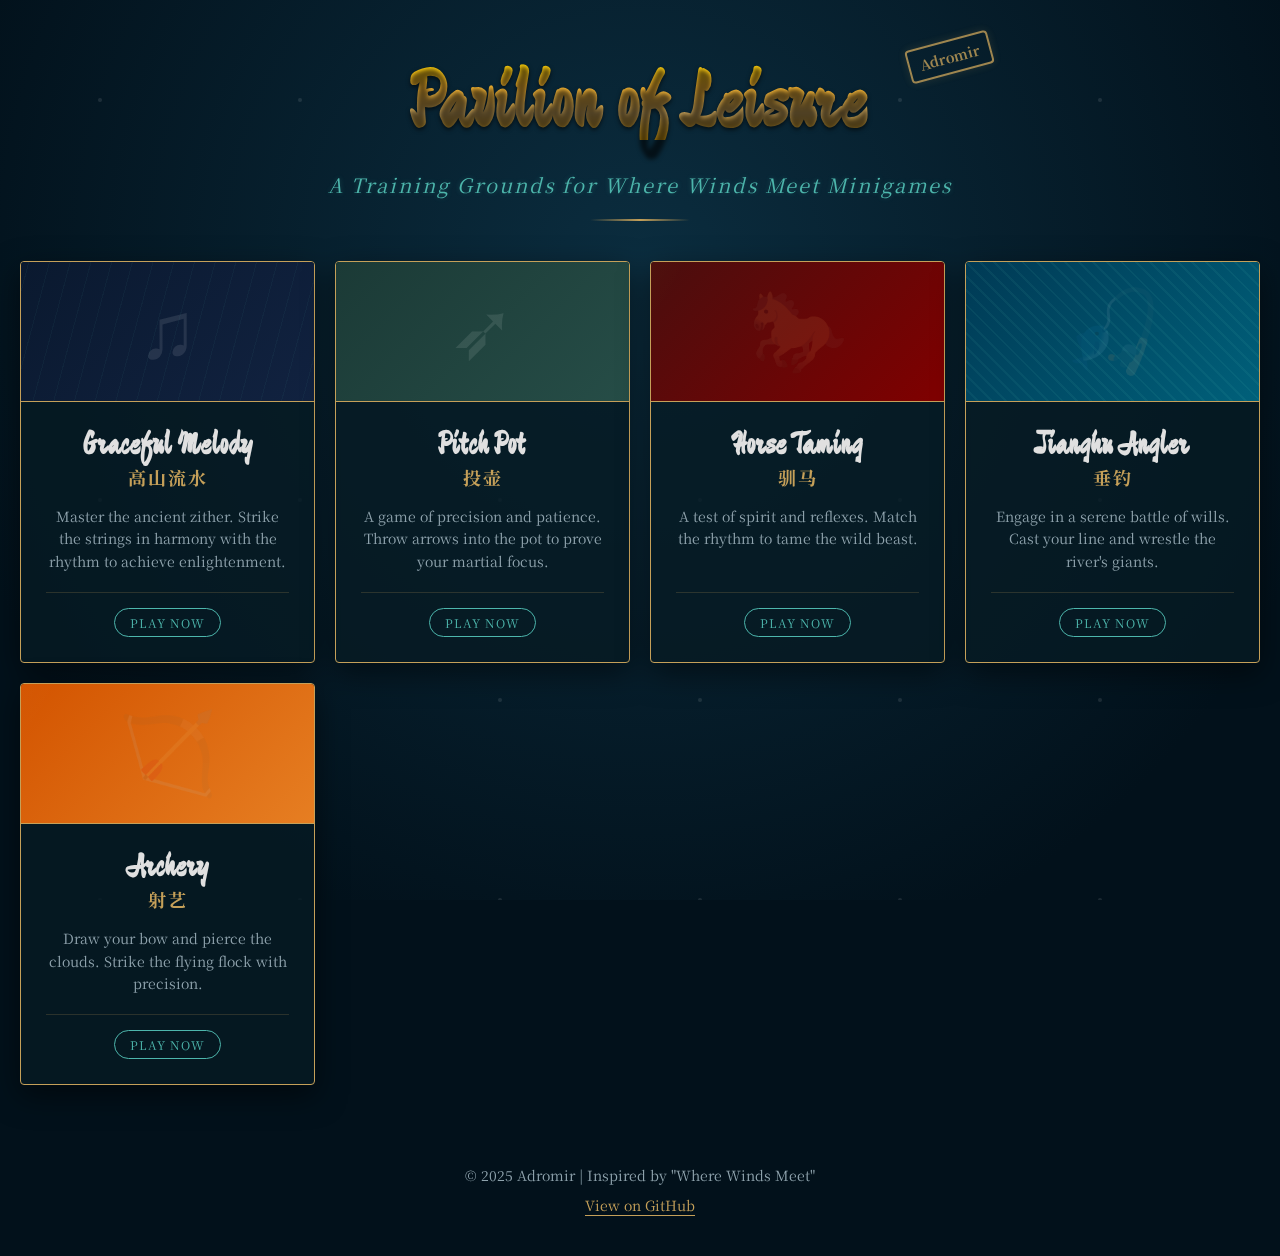
<file: index.html>
<!DOCTYPE html>
<html lang="en">

<head>
	<meta charset="UTF-8">
	<meta name="viewport" content="width=device-width, initial-scale=1.0">
	<title>Wuxia Minigame Pavilion</title>
	<!-- Fonts -->
	<link rel="preconnect" href="https://fonts.googleapis.com">
	<link rel="preconnect" href="https://fonts.gstatic.com" crossorigin>
	<link href="https://fonts.googleapis.com/css2?family=Ma+Shan+Zheng&family=Noto+Serif+SC:wght@300;700&display=swap"
		rel="stylesheet">
	<!-- Styles -->
	<link rel="stylesheet" href="portal.css?v=2">
</head>

<body>

	<div class="main-container">

		<!-- Header Section -->
		<header>
			<div class="logo-stamp">Adromir</div>
			<h1>Pavilion of Leisure</h1>
			<p class="subtitle">A Training Grounds for Where Winds Meet Minigames</p>
			<div class="divider"></div>
		</header>

		<!-- Games Grid -->
		<main class="games-grid">

			<!-- Card 1: Graceful Melody -->
			<a href="graceful-melody/index.html" class="game-card">
				<div class="card-inner">
					<div class="card-image music-bg">
						<div class="icon-overlay">♫</div>
					</div>
					<div class="card-content">
						<h2>Graceful Melody</h2>
						<span class="chinese-title">高山流水</span>
						<p>Master the ancient zither. Strike the strings in harmony with the rhythm to achieve
							enlightenment.</p>
						<div class="card-footer">
							<span class="status available">Play Now</span>
						</div>
					</div>
				</div>
			</a>

			<!-- Card 2: Pitch Pot -->
			<a href="pitch-pot/index.html" class="game-card">
				<div class="card-inner">
					<div class="card-image pot-bg">
						<div class="icon-overlay">➶</div>
					</div>
					<div class="card-content">
						<h2>Pitch Pot</h2>
						<span class="chinese-title">投壶</span>
						<p>A game of precision and patience. Throw arrows into the pot to prove your martial focus.</p>
						<div class="card-footer">
							<span class="status available">Play Now</span>
						</div>
					</div>
				</div>
			</a>

			<!-- Card 3: Horse Taming -->
			<a href="horse-taming/index.html" class="game-card">
				<div class="card-inner">
					<div class="card-image horse-bg">
						<div class="icon-overlay">🐎</div>
					</div>
					<div class="card-content">
						<h2>Horse Taming</h2>
						<span class="chinese-title">驯马</span>
						<p>A test of spirit and reflexes. Match the rhythm to tame the wild beast.</p>
						<div class="card-footer">
							<span class="status available">Play Now</span>
						</div>
					</div>
				</div>
			</a>


			<!-- Card 4: Jianghu Angler -->
			<a href="fishing/index.html" class="game-card">
				<div class="card-inner">
					<div class="card-image fishing-bg">
						<div class="icon-overlay">🎣</div>
					</div>
					<div class="card-content">
						<h2>Jianghu Angler</h2>
						<span class="chinese-title">垂钓</span>
						<p>Engage in a serene battle of wills. Cast your line and wrestle the river's giants.</p>
						<div class="card-footer">
							<span class="status available">Play Now</span>
						</div>
					</div>
				</div>
			</a>

			<!-- Card 5: Archery -->
			<a href="archery/index.html" class="game-card">
				<div class="card-inner">
					<div class="card-image archery-bg">
						<div class="icon-overlay">🏹</div>
					</div>
					<div class="card-content">
						<h2>Archery</h2>
						<span class="chinese-title">射艺</span>
						<p>Draw your bow and pierce the clouds. Strike the flying flock with precision.</p>
						<div class="card-footer">
							<span class="status available">Play Now</span>
						</div>
					</div>
				</div>
			</a>

		</main>

		<!-- Footer -->
		<footer>
			<p>&copy; 2025 Adromir | Inspired by "Where Winds Meet"</p>
			<a href="https://github.com/adromir/wwm-minigames" target="_blank" class="github-link">View on GitHub</a>
		</footer>

	</div>

	<!-- Background Noise/Texture -->
	<div class="bg-texture"></div>

</body>

</html>
</file>
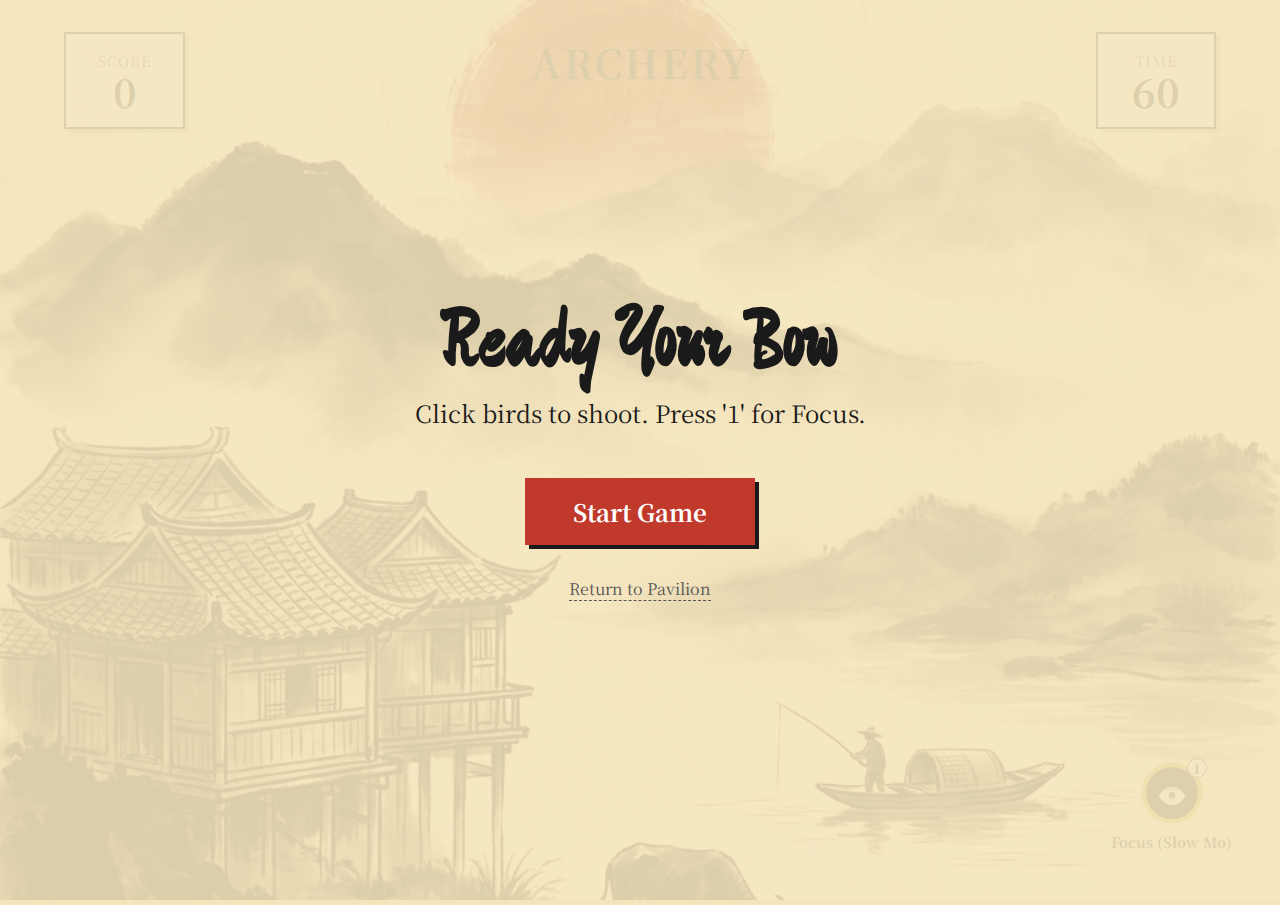
<file: archery/index.html>
<!DOCTYPE html>
<html lang="en">

<head>
    <meta charset="UTF-8">
    <meta name="viewport" content="width=device-width, initial-scale=1.0">
    <title>Archery - Pavilion of Leisure</title>
    <link rel="preconnect" href="https://fonts.googleapis.com">
    <link rel="preconnect" href="https://fonts.gstatic.com" crossorigin>
    <link href="https://fonts.googleapis.com/css2?family=Ma+Shan+Zheng&family=Noto+Serif+SC:wght@300;700&display=swap"
        rel="stylesheet">
    <link rel="stylesheet" href="../portal.css">
    <link rel="stylesheet" href="style.css">
</head>

<body>

    <div class="game-container">

        <!-- Background Image Generation 5.0 -->
        <div class="bg-layer" style="
            position: absolute;
            top: 0; left: 0; width: 100%; height: 100%;
            background-image: url('assets/bg.png');
            background-size: cover;
            background-position: center;
            z-index: 0;
            filter: sepia(0.2) contrast(1.1); /* Subtle integration filters */
        "></div>

        <!-- Game Area (SVG) - Overlay for Interactive Elements Only -->
        <svg id="game-world" viewBox="0 0 1920 1080" preserveAspectRatio="xMidYMid slice"
            style="position: relative; z-index: 1;">

            <defs>
                <!-- Retain paper grain for overlay unification if needed -->
                <filter id="paper-grain">
                    <feTurbulence type="fractalNoise" baseFrequency="0.8" numOctaves="3" result="noise" />
                    <feColorMatrix type="matrix" values="0 0 0 0 0.95 0 0 0 0 0.9 0 0 0 0 0.85 0 0 0 0.4 0" />
                </filter>
            </defs>

            <!-- Birds Layer -->
            <g id="birds-layer"></g>

        </svg>

        <!-- UI Overlay -->
        <div class="ui-layer">
            <div class="top-bar">
                <div class="score-box">
                    <div class="label">Score</div>
                    <div class="value" id="score-display">0</div>
                </div>
                <div class="title-display">
                    <h1>Archery</h1>
                    <span class="chinese">射艺</span>
                </div>
                <div class="timer-box">
                    <div class="label">Time</div>
                    <div class="value" id="time-display">60</div>
                </div>
            </div>

            <!-- Ability Indicator -->
            <div class="ability-container">
                <div class="ability-icon" id="ability-icon">
                    <div class="key-hint">1</div>
                    <span class="icon">👁️</span>
                    <svg class="cooldown-ring" width="60" height="60">
                        <circle class="ring-bg" cx="30" cy="30" r="28"></circle>
                        <circle class="ring-progress" id="cooldown-circle" cx="30" cy="30" r="28"></circle>
                    </svg>
                </div>
                <div class="ability-label">Focus (Slow Mo)</div>
            </div>

            <!-- Start Screen -->
            <div id="start-screen" class="overlay-screen">
                <h2>Ready Your Bow</h2>
                <p>Click birds to shoot. Press '1' for Focus.</p>
                <button id="start-btn" class="action-btn">Start Game</button>
                <a href="../index.html" class="back-link">Return to Pavilion</a>
            </div>

            <!-- Game Over Screen -->
            <div id="game-over-screen" class="overlay-screen hidden">
                <h2>Time's Up</h2>
                <div class="final-score">Score: <span id="final-score">0</span></div>
                <button id="restart-btn" class="action-btn">Shoot Again</button>
                <a href="../index.html" class="back-link">Return to Pavilion</a>
            </div>
        </div>

    </div>

    <script src="game.js"></script>
</body>

</html>
</file>
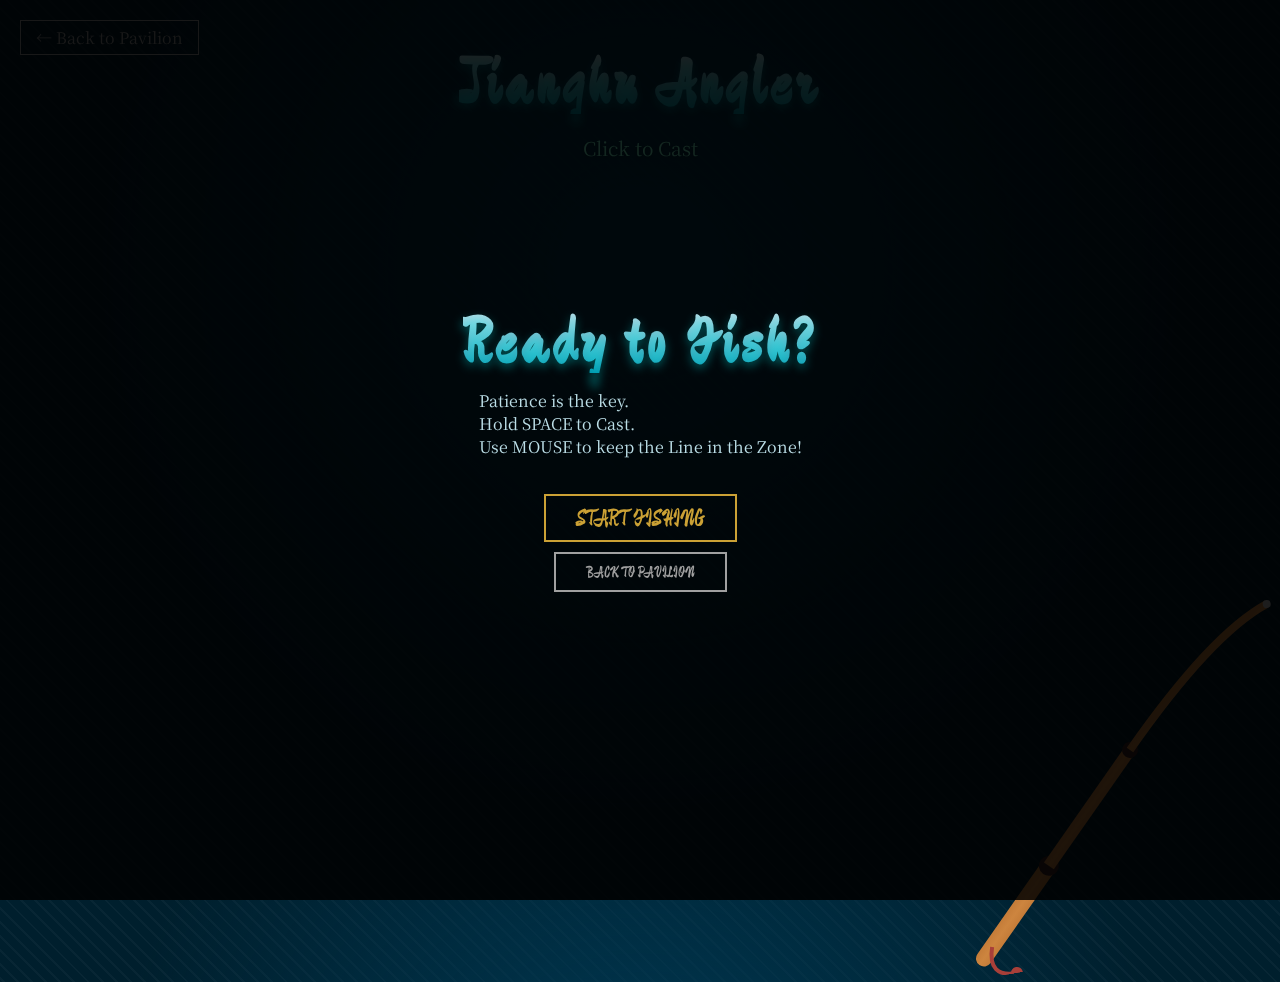
<file: fishing/index.html>
<!DOCTYPE html>
<html lang="en">

<head>
    <meta charset="UTF-8">
    <meta name="viewport" content="width=device-width, initial-scale=1.0">
    <title>WWM Minigames - Fishing</title>
    <link rel="stylesheet" href="style.css">
    <link href="https://fonts.googleapis.com/css2?family=Ma+Shan+Zheng&family=Noto+Serif+SC:wght@400;700&display=swap"
        rel="stylesheet">
</head>

<body>
    <div id="game-container">
        <canvas id="fishing-canvas"></canvas>

        <div id="rod-display"></div>

        <div class="ui-layer">
            <div class="back-btn-zone"></div> <!-- Hover zone for cursor -->
            <a href="../index.html" class="back-btn">← Back to Pavilion</a>

            <header>
                <h1>Jianghu Angler</h1>
                <div id="instructions">Click to Cast</div>
            </header>

            <div id="power-bar-container">
                <div id="power-bar-fill"></div>
            </div>

            <!-- New Arc Gauge UI -->
            <div id="struggle-ui">
                <div id="gauge-container">
                    <svg class="gauge-svg" viewBox="0 0 300 150">
                        <!-- Background Track -->
                        <path id="gauge-track" d="M 30 140 A 120 120 0 0 1 270 140" fill="none"
                            class="gauge-track-style" />
                        <!-- Green Zone (Fish) -->
                        <path id="gauge-zone" d="M 30 140 A 120 120 0 0 1 270 140" fill="none"
                            class="gauge-zone-style" />
                        <!-- White Tick (Player) - Shortened and Thinner -->
                        <line id="gauge-tick" x1="150" y1="12" x2="150" y2="28" class="gauge-tick-style" />
                    </svg>

                    <div id="center-status">
                        <svg class="progress-ring-svg" viewBox="0 0 100 100">
                            <circle class="ring-bg" cx="50" cy="50" r="45" />
                            <circle id="progress-ring-fill" class="ring-fill" cx="50" cy="50" r="45" />
                        </svg>
                        <div id="fish-icon-center">
                            <img src="assets/fish.svg" alt="Fish">
                        </div>
                    </div>
                </div>
                <div id="instructions-sub" style="margin-top: 20px; color: var(--color-foam); font-size: 1.2rem;">Keep
                    the White Line in the Green Zone!</div>
            </div>

            <div id="start-indicator">FISHING STARTS</div>
        </div>

        <div id="start-screen" class="screen active">
            <h1>Ready to Fish?</h1>
            <p>
                Patience is the key.<br>
                Hold SPACE to Cast.<br>
                Use MOUSE to keep the Line in the Zone!
            </p>
            <button class="btn" id="start-btn">Start Fishing</button>
            <button class="btn secondary" onclick="window.location.href='../index.html'"
                style="margin-top: 10px; font-size: 1rem; border-color: var(--color-silver); color: var(--color-silver);">Back
                to Pavilion</button>
        </div>

        <div id="result-screen" class="screen">
            <h1 id="result-title">Great Catch!</h1>
            <div id="fish-display" style="font-size: 5rem; margin: 20px;">🐟</div>
            <p id="result-desc">A legendary Golden Carp!</p>
            <button class="btn" id="restart-btn">Cast Again</button>
            <button class="btn secondary" onclick="window.location.href='../index.html'"
                style="margin-top: 10px; font-size: 1rem; border-color: var(--color-silver); color: var(--color-silver);">Back
                to Pavilion</button>
        </div>
    </div>
    <script src="game.js?v=14"></script>
</body>

</html>
</file>
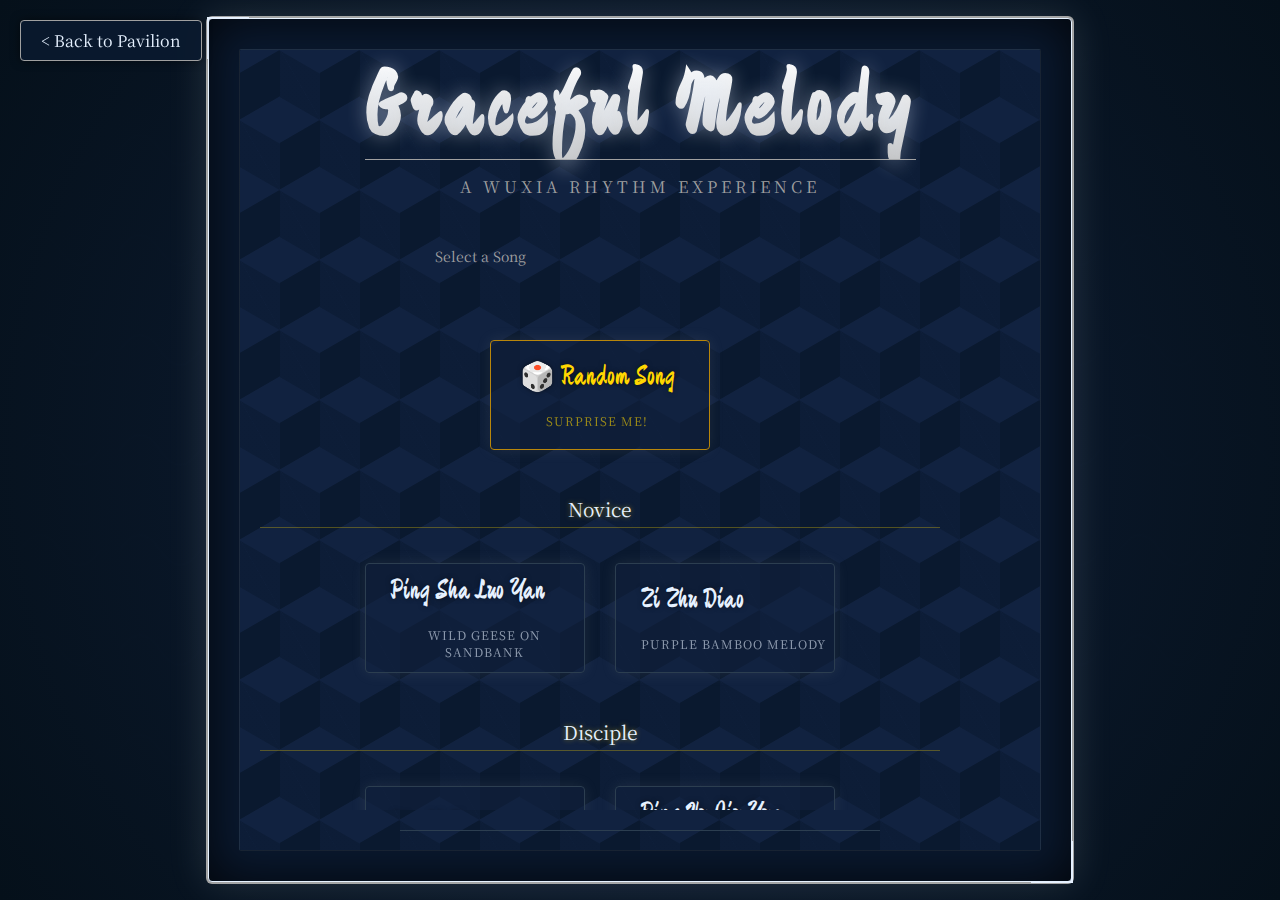
<file: graceful-melody/index.html>
<!DOCTYPE html>
<html lang="en">

<head>
	<meta charset="UTF-8">
	<meta name="viewport" content="width=device-width, initial-scale=1.0">
	<title>Graceful Melody - Wuxia Rhythm Game</title>
	<!-- Fonts -->
	<link rel="preconnect" href="https://fonts.googleapis.com">
	<link rel="preconnect" href="https://fonts.gstatic.com" crossorigin>
	<link href="https://fonts.googleapis.com/css2?family=Ma+Shan+Zheng&family=Noto+Serif+SC:wght@400;700&display=swap"
		rel="stylesheet">
	<!-- Styles -->
	<link rel="stylesheet" href="style.css">
</head>

<body>

	<button id="portal-btn" class="control-jade dark" style="z-index: 9999;"
		onclick="window.location.href='../index.html'">
		&lt; Back to Pavilion
	</button>

	<div id="game-wrapper">
		<div id="game-container">
			<canvas id="gameCanvas"></canvas>

			<div id="ui-layer">
				<div class="header-container">
					<div class="header">
						<h1>Graceful Melody</h1>
						<div id="current-song-display"></div>
					</div>
					<div class="score-board">Score: <span id="score">0</span></div>
					<div class="progress-container">
						<div id="progress-bar" class="progress-fill"></div>
					</div>
				</div>

				<!-- In-Game Controls (Jade Tablets at Bottom Right) -->
				<div class="controls hidden" id="game-controls">
					<div class="control-panel">
						<button id="pause-btn" class="control-jade" title="Pause Game (Space)">
							<span class="c-icon">❚❚</span>
							<span class="c-label">Pause (Space)</span>
						</button>
						<button id="restart-game-btn" class="control-jade" title="Restart Song (R)">
							<span class="c-icon">↻</span>
							<span class="c-label">Restart (R)</span>
						</button>
						<button id="quit-btn" class="control-jade" title="Quit to Menu (Q)">
							<span class="c-icon">✕</span>
							<span class="c-label">Quit (Q)</span>
						</button>
					</div>
				</div>

				<div id="combo-display"></div>
				<div id="feedback-text"></div>
				<div id="paused-indicator">PAUSED</div>

				<div id="countdown-overlay" class="hidden">
					<div id="countdown-text">3</div>
				</div>
			</div>

			<!-- Start Screen / Song Selection -->
			<div id="start-screen">
				<h1 class="screen-title">Graceful Melody</h1>
				<p class="screen-subtitle">A Wuxia Rhythm Experience</p>

				<div id="song-select-section">
					<p class="instructions" style="border:none; margin-top:10px;">Select a Song</p>
					<div class="song-container" id="song-list">
						<!-- Populated via JS -->
					</div>
				</div>



				<div class="instructions" style="margin-top:20px;">
					Controls: <b>S, D, F</b> (Left) &nbsp;|&nbsp; <b>J, K, L</b> (Right)<br>
					<i>Hold the key to channel energy for long notes.</i>
				</div>
			</div>

			<!-- Game Over Screen -->
			<div id="game-over-screen" class="hidden">
				<h1>Evaluation</h1>

				<p id="rank-text">Divine Harmony</p>

				<div class="result-board">
					<div class="stat-row">
						<span class="stat-label">Song</span>
						<span class="stat-value" id="final-song" style="color:var(--ink-dark)"></span>
					</div>
					<div class="stat-row">
						<span class="stat-label">Difficulty</span>
						<span class="stat-value" id="final-diff" style="color:var(--cinnabar)"></span>
					</div>
					<div class="stat-row">
						<span class="stat-label">Perfect</span>
						<span class="stat-value" id="stat-perfect">0</span>
					</div>
					<div class="stat-row">
						<span class="stat-label">Good</span>
						<span class="stat-value" id="stat-good">0</span>
					</div>
					<div class="stat-row">
						<span class="stat-label">Miss</span>
						<span class="stat-value" id="stat-miss">0</span>
					</div>
					<div class="stat-row">
						<span class="stat-label">Max Combo</span>
						<span class="stat-value" id="max-combo">0</span>
					</div>
					<div class="stat-row total">
						<span class="stat-label" style="align-self:center;">Total Score</span>
						<span class="stat-value" id="final-score">0</span>
					</div>
					<div class="stat-row" style="border:none; padding-top:10px;">
						<span class="stat-label">Highscore</span>
						<div style="text-align:right;">
							<span class="stat-value" id="final-highscore">0</span>
							<span id="new-record-msg" class="highscore-notice"></span>
						</div>
					</div>
				</div>

				<div style="display:flex; gap:20px;">
					<button id="restart-btn" class="diff-btn disciple"
						style="height:80px; width:140px; border-radius:4px; border-style:solid;"><strong>Replay</strong></button>
					<button id="menu-btn" class="diff-btn novice"
						style="height:80px; width:140px; border-radius:4px; border-style:solid;"><strong>Menu</strong></button>
				</div>
			</div>
		</div>
	</div>

	<script src="songs.js"></script>
	<script src="game.js"></script>
</body>

</html>
</file>
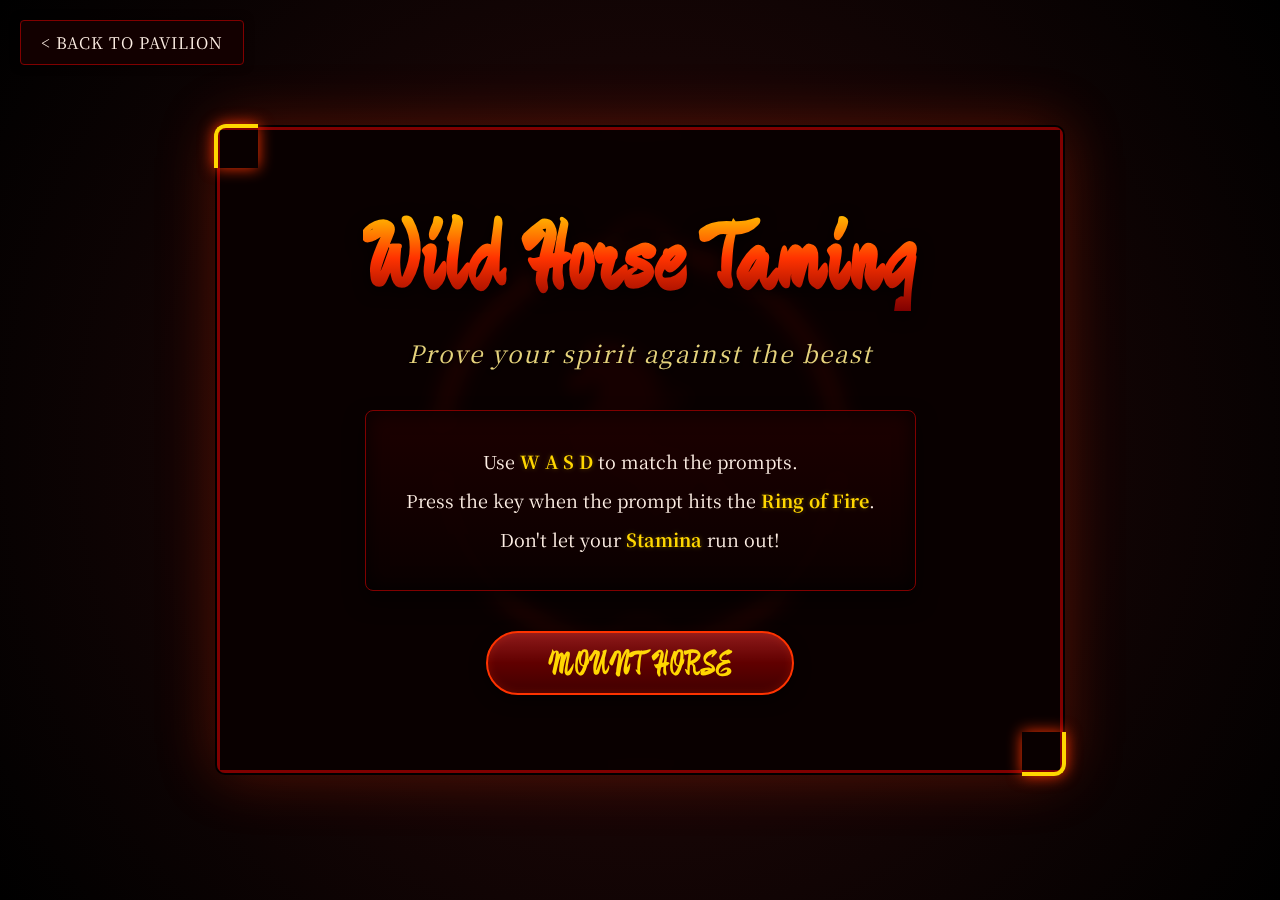
<file: horse-taming/index.html>
<!DOCTYPE html>
<html lang="en">

<head>
    <meta charset="UTF-8">
    <meta name="viewport" content="width=device-width, initial-scale=1.0">
    <title>Wild Horse Taming</title>
    <link rel="preconnect" href="https://fonts.googleapis.com">
    <link rel="preconnect" href="https://fonts.gstatic.com" crossorigin>
    <link href="https://fonts.googleapis.com/css2?family=Ma+Shan+Zheng&family=Noto+Serif+SC:wght@300;700&display=swap"
        rel="stylesheet">
    <link rel="stylesheet" href="style.css">
</head>

<body>

    <button id="back-to-hall-btn" onclick="window.location.href='../index.html'">
        &lt; Back to Pavilion
    </button>

    <div id="game-wrapper">
        <canvas id="game-canvas" width="800" height="600"></canvas>

        <!-- UI Overlay -->
        <div id="ui-layer">
            <div id="hud" class="hidden">
                <div class="bar-container" id="stamina-container">
                    <span class="label">Stamina</span>
                    <div class="bar-bg">
                        <div class="bar-fill" id="stamina-bar"></div>
                    </div>
                </div>
                <div class="bar-container" id="progress-container">
                    <span class="label">Taming</span>
                    <div class="bar-bg">
                        <div class="bar-fill" id="progress-bar"></div>
                    </div>
                </div>
                <div id="combo-display">Combo: <span id="combo-count">0</span></div>
            </div>

            <!-- Start Screen -->
            <div id="start-screen" class="screen">
                <h1 class="title">Wild Horse Taming</h1>
                <p class="subtitle">Prove your spirit against the beast</p>
                <div class="instructions">
                    <p>Use <b>W A S D</b> to match the prompts.</p>
                    <p>Press the key when the prompt hits the <b>Ring of Fire</b>.</p>
                    <p>Don't let your <b>Stamina</b> run out!</p>
                </div>
                <button id="start-btn" class="btn">Mount Horse</button>
            </div>

            <!-- Game Over Screen -->
            <div id="game-over-screen" class="screen hidden">
                <h1 id="end-title" class="title">Tamed!</h1>
                <p id="end-reason" class="subtitle">The horse accepts you as its master.</p>
                <div class="stats">
                    <p>Max Combo: <span id="final-combo">0</span></p>
                    <p>Rank: <span id="final-rank">Unranked</span></p>
                </div>
                <button id="restart-btn" class="btn">Try Again</button>
                <button id="quit-btn" class="btn secondary">Return to Hall</button>
            </div>
        </div>
    </div>

    <script src="game.js"></script>
</body>

</html>
</file>
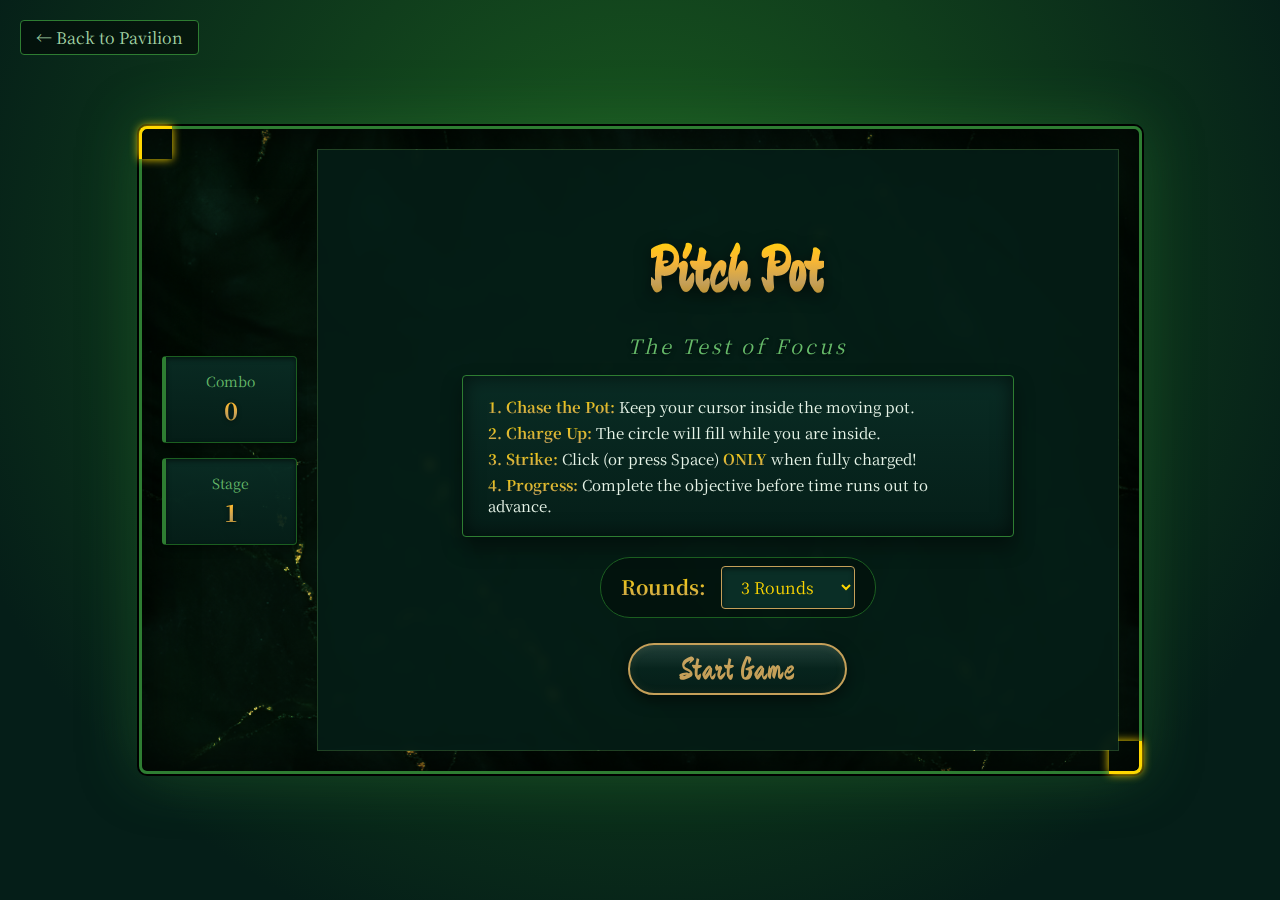
<file: pitch-pot/index.html>
<link rel="stylesheet" href="style.css?v=8">
<link href="https://fonts.googleapis.com/css2?family=Ma+Shan+Zheng&family=Noto+Serif+SC:wght@400;700&display=swap"
    rel="stylesheet">
</head>

<body>
    <a href="../index.html" class="back-btn">← Back to Pavilion</a>
    <div id="game-wrapper">
        <div class="side-panel left-panel">
            <div class="stats-container">
                <div class="stat-box">
                    <span class="stat-label">Combo</span>
                    <span id="combo-display" class="stat-value">0</span>
                </div>
                <div class="stat-box">
                    <span class="stat-label">Stage</span>
                    <span id="stage-display" class="stat-value">1</span>
                </div>
            </div>
        </div>

        <div id="game-container">
            <canvas id="gameCanvas" width="800" height="600"></canvas>

            <div id="ui-layer">
                <div class="header-container">
                    <div class="header">
                        <h1>Pitch Pot</h1>
                        <div id="score-display">Score: 0</div>
                    </div>
                    <div class="timer-container">
                        <span>Time: </span>
                        <span id="time-display">60</span>s
                    </div>
                </div>

                <div id="message-area"></div>
            </div>

            <!-- Screens -->
            <div id="start-screen" class="screen">
                <h1 class="screen-title">Pitch Pot</h1>
                <p class="screen-subtitle">The Test of Focus</p>

                <div class="instructions">
                    <p><b>1. Chase the Pot:</b> Keep your cursor inside the moving pot.</p>
                    <p><b>2. Charge Up:</b> The circle will fill while you are inside.</p>
                    <p><b>3. Strike:</b> Click (or press Space) <b>ONLY</b> when fully charged!</p>
                    <p><b>4. Progress:</b> Complete the objective before time runs out to advance.</p>
                </div>

                <div class="setting-row">
                    <label for="round-count" class="gold-text">Rounds:</label>
                    <select id="round-count" class="main-select">
                        <option value="3">3 Rounds</option>
                        <option value="5">5 Rounds</option>
                        <option value="10">10 Rounds</option>
                    </select>
                </div>

                <button id="start-game-btn" class="main-btn">Start Game</button>
            </div>

            <div id="game-over-screen" class="screen hidden">
                <h1 class="screen-title">Finished</h1>
                <div class="result-box">
                    <div class="stat-row">
                        <span>Final Score:</span>
                        <span id="final-score">0</span>
                    </div>
                    <div class="stat-row">
                        <span>Max Combo:</span>
                        <span id="final-combo">0</span>
                    </div>
                </div>
                <button id="play-again-btn" class="main-btn">Play Again</button>
                <button id="quit-btn" class="main-btn secondary">Quit</button>
            </div>
        </div>

    </div>
    </div>
    <script src="game.js?v=10"></script>
</body>

</html>
</file>
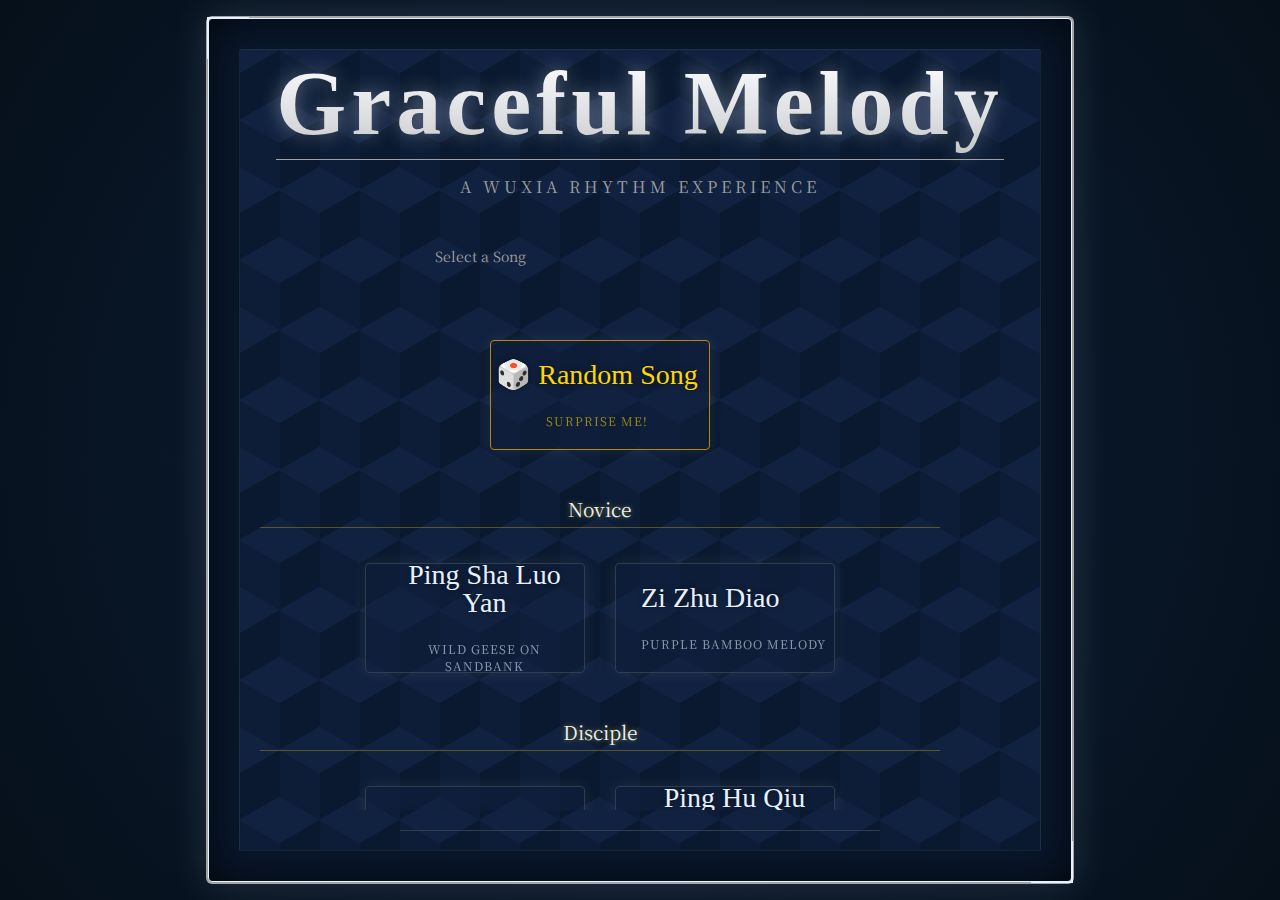
<file: graceful-melody/graceful_melody.html>
<!DOCTYPE html>
<html lang="en">
<head>
	<meta charset="UTF-8">
	<meta name="viewport" content="width=device-width, initial-scale=1.0">
	<title>Graceful Melody - Wuxia Rhythm Game</title>
	<!-- Fonts -->
	<link rel="preconnect" href="https://fonts.googleapis.com">
	<link rel="preconnect" href="https://fonts.gstatic.com" crossorigin>
	<link href="https://fonts.googleapis.com/css2?family=Long+Cang&family=Noto+Serif+SC:wght@400;700&display=swap" rel="stylesheet">
	<!-- Styles -->
	<link rel="stylesheet" href="style.css">
</head>
<body>

	<div id="game-wrapper">
		<div id="game-container">
			<canvas id="gameCanvas"></canvas>
			
			<div id="ui-layer">
				<div class="header-container">
					<div class="header">
						<h1>Graceful Melody</h1>
					</div>
					<div class="score-board">Score: <span id="score">0</span></div>
					<div class="progress-container">
						<div id="progress-bar" class="progress-fill"></div>
					</div>
				</div>
				
				<!-- In-Game Controls (Jade Tablets at Bottom Right) -->
				<div class="controls hidden" id="game-controls">
					<div class="control-panel">
						<button id="pause-btn" class="control-jade" title="Pause Game (Space)">
							<span class="c-icon">❚❚</span>
							<span class="c-label">Pause</span>
						</button>
						<button id="restart-game-btn" class="control-jade" title="Restart Song (R)">
							<span class="c-icon">↻</span>
							<span class="c-label">Restart</span>
						</button>
						<button id="quit-btn" class="control-jade" title="Quit to Menu (Q)">
							<span class="c-icon">✕</span>
							<span class="c-label">Quit</span>
						</button>
					</div>
				</div>

				<div id="combo-display"></div>
				<div id="feedback-text"></div>
				<div id="paused-indicator">PAUSED</div>
				
				<div id="countdown-overlay" class="hidden">
					<div id="countdown-text">3</div>
				</div>
			</div>

			<!-- Start Screen / Song Selection -->
			<div id="start-screen">
				<h1 class="screen-title">Graceful Melody</h1>
				<p class="screen-subtitle">A Wuxia Rhythm Experience</p>
				
				<div id="song-select-section">
					<p class="instructions" style="border:none; margin-top:10px;">Select a Song</p>
					<div class="song-container" id="song-list">
						<!-- Populated via JS -->
					</div>
				</div>

				<div id="difficulty-select-section" class="hidden">
					<p class="instructions" style="border:none; margin-top:10px;">Select Mastery Level</p>
					<div class="difficulty-container">
						<button class="diff-btn novice" data-diff="novice">
							<strong>Novice</strong><br><span>Easy</span>
						</button>
						<button class="diff-btn disciple" data-diff="disciple">
							<strong>Disciple</strong><br><span>Normal</span>
						</button>
						<button class="diff-btn master" data-diff="master">
							<strong>Master</strong><br><span>Hard</span>
						</button>
						<button class="diff-btn grandmaster" data-diff="grandmaster">
							<strong>Grand</strong><br><span>Expert</span>
						</button>
					</div>
					<div style="margin-top:20px;">
						<button class="control-jade dark" id="back-to-songs">Back</button>
					</div>
				</div>

				<div class="instructions" style="margin-top:20px;">
					Controls: <b>S, D, F</b> (Left) &nbsp;|&nbsp; <b>J, K, L</b> (Right)<br>
					<i>Hold the key to channel energy for long notes.</i>
				</div>
			</div>

			<!-- Game Over Screen -->
			<div id="game-over-screen" class="hidden">
				<h1>Evaluation</h1>
				
				<p id="rank-text">Divine Harmony</p>

				<div class="result-board">
					<div class="stat-row">
						<span class="stat-label">Song</span>
						<span class="stat-value" id="final-song" style="color:var(--ink-dark)"></span>
					</div>
					<div class="stat-row">
						<span class="stat-label">Difficulty</span>
						<span class="stat-value" id="final-diff" style="color:var(--cinnabar)"></span>
					</div>
					<div class="stat-row">
						<span class="stat-label">Perfect</span>
						<span class="stat-value" id="stat-perfect">0</span>
					</div>
					<div class="stat-row">
						<span class="stat-label">Good</span>
						<span class="stat-value" id="stat-good">0</span>
					</div>
					<div class="stat-row">
						<span class="stat-label">Miss</span>
						<span class="stat-value" id="stat-miss">0</span>
					</div>
					<div class="stat-row">
						<span class="stat-label">Max Combo</span>
						<span class="stat-value" id="max-combo">0</span>
					</div>
					<div class="stat-row total">
						<span class="stat-label" style="align-self:center;">Total Score</span>
						<span class="stat-value" id="final-score">0</span>
					</div>
					<div class="stat-row" style="border:none; padding-top:10px;">
						<span class="stat-label">Highscore</span>
						<div style="text-align:right;">
							<span class="stat-value" id="final-highscore">0</span>
							<span id="new-record-msg" class="highscore-notice"></span>
						</div>
					</div>
				</div>
				
				<div style="display:flex; gap:20px;">
					<button id="restart-btn" class="diff-btn disciple" style="height:100px; width:140px; border-radius:4px; border-style:solid;"><strong>Replay</strong></button>
					<button id="menu-btn" class="diff-btn novice" style="height:100px; width:140px; border-radius:4px; border-style:solid;"><strong>Menu</strong></button>
				</div>
			</div>
		</div>
	</div>

	<script src="songs.js"></script>
	<script src="game.js"></script>
</body>
</html>
</file>
<file: portal.css>
/* * Wuxia Portal Theme - "Night of the Lanterns"
 * Author: Adromir
 */

:root {
	--bg-deep: #02111b;
	--bg-panel: #061a23;
	--text-main: #e0e0e0;
	--text-dim: #8fa3ad;

	--gold-main: #c5a059;
	--gold-glow: #ffd700;
	--jade-main: #4db6ac;
	--jade-glow: #80cbc4;

	--cinnabar: #a83f39;

	--font-title: 'Ma Shan Zheng', cursive;
	--font-body: 'Noto Serif SC', serif;
}

* {
	box-sizing: border-box;
	margin: 0;
	padding: 0;
}

body {
	background-color: var(--bg-deep);
	color: var(--text-main);
	font-family: var(--font-body);
	overflow-x: hidden;
	min-height: 100vh;
	display: flex;
	flex-direction: column;
	align-items: center;
}

/* Background Texture - Deep Blue Night */
.bg-texture {
	position: fixed;
	top: 0;
	left: 0;
	width: 100%;
	height: 100%;
	background: radial-gradient(circle at 50% 30%, #0b2d3f 0%, #02111b 80%);
	pointer-events: none;
	z-index: -1;
}

.bg-texture::after {
	content: '';
	position: absolute;
	top: 0;
	left: 0;
	width: 100%;
	height: 100%;
	background-image: url('data:image/svg+xml;utf8,<svg width="100" height="100" xmlns="http://www.w3.org/2000/svg"><circle cx="50" cy="50" r="1" fill="white" opacity="0.2"/></svg>');
	background-size: 200px 200px;
	opacity: 0.5;
}

.main-container {
	width: 100%;
	max-width: 1400px;
	/* Wider to fit 4 cards */
	padding: 40px 20px;
	display: flex;
	flex-direction: column;
	align-items: center;
}

/* Header */
header {
	text-align: center;
	margin-bottom: 40px;
	/* Reduced margin */
	position: relative;
	padding-top: 20px;
}

/* ... */

/* Grid */
.games-grid {
	display: grid;
	/* Fit 4 items: min 250px * 4 = 1000px. With gap 20px*3=60. Total ~1060px. 1400px fits easily. */
	grid-template-columns: repeat(auto-fit, minmax(260px, 1fr));
	gap: 20px;
	/* Tighten gap */
	width: 100%;
	justify-content: center;
}

.logo-stamp {
	position: absolute;
	top: 0;
	right: -40px;
	border: 2px solid var(--gold-main);
	color: var(--gold-main);
	padding: 5px 10px;
	font-family: var(--font-body);
	font-weight: bold;
	font-size: 14px;
	transform: rotate(-15deg);
	opacity: 0.8;
	border-radius: 4px;
	box-shadow: 0 0 10px rgba(197, 160, 89, 0.2);
}

header h1 {
	font-family: var(--font-title);
	font-size: 80px;
	line-height: 1;
	background: linear-gradient(to bottom, #ffd700, #fdb931, #c5a059, #b8860b);
	-webkit-background-clip: text;
	background-clip: text;
	-webkit-text-fill-color: transparent;
	text-shadow: 0 2px 4px rgba(0, 0, 0, 0.6);
	margin-bottom: 30px;
}

.subtitle {
	font-size: 20px;
	color: var(--jade-main);
	font-style: italic;
	letter-spacing: 2px;
	text-shadow: 0 0 5px rgba(77, 182, 172, 0.3);
}

.divider {
	width: 100px;
	height: 2px;
	background: linear-gradient(90deg, transparent, var(--gold-main), transparent);
	margin: 20px auto 0;
}

/* Grid */
.games-grid {
	display: grid;
	grid-template-columns: repeat(auto-fit, minmax(260px, 1fr));
	gap: 20px;
	width: 100%;
	justify-content: center;
}

/* Game Cards */
.game-card {
	text-decoration: none;
	color: inherit;
	background: transparent;
	perspective: 1000px;
	transition: transform 0.3s ease;
	cursor: pointer;
}

.game-card:hover {
	transform: translateY(-5px);
}

.card-inner {
	background: rgba(6, 26, 35, 0.8);
	border: 1px solid var(--gold-main);
	border-radius: 4px;
	overflow: hidden;
	box-shadow: 0 10px 30px rgba(0, 0, 0, 0.5);
	transition: all 0.3s ease;
	height: 100%;
	display: flex;
	flex-direction: column;
	position: relative;
}

.game-card:hover .card-inner {
	box-shadow: 0 0 20px rgba(197, 160, 89, 0.3);
	border-color: var(--gold-glow);
}

/* Card Image Area */
.card-image {
	height: 140px;
	/* Smaller image Height */
	background-color: #000;
	position: relative;
	display: flex;
	justify-content: center;
	align-items: center;
	overflow: hidden;
	border-bottom: 1px solid var(--gold-main);
}

/* Abstract Backgrounds for Cards */
.music-bg {
	background: linear-gradient(135deg, #0a192f 0%, #112240 100%);
}

.music-bg::after {
	content: '';
	position: absolute;
	width: 200%;
	height: 200%;
	background: repeating-linear-gradient(90deg, rgba(77, 182, 172, 0.05) 0px, rgba(77, 182, 172, 0.05) 1px, transparent 1px, transparent 20px);
	transform: rotate(15deg);
}

.pot-bg {
	background: linear-gradient(135deg, #1b3a36 0%, #264d47 100%);
}

.horse-bg {
	background: linear-gradient(135deg, #4a0e0e 0%, #800000 100%);
}

.horse-bg::after {
	content: '';
	position: absolute;
	width: 200%;
	height: 200%;
	background: radial-gradient(circle, rgba(255, 215, 0, 0.1) 0%, transparent 60%);
	transform: translate(-50%, -50%);
}

.fishing-bg {
	background: linear-gradient(135deg, #003a55 0%, #00607a 100%);
}

.archery-bg {
	background: linear-gradient(135deg, #d35400 0%, #e67e22 100%);
}

.archery-bg::after {
	content: '';
	position: absolute;
	width: 200%;
	height: 200%;
	background: radial-gradient(circle, rgba(255, 255, 255, 0.1) 0%, transparent 60%);
	transform: translate(-50%, -50%);
}

.fishing-bg::after {
	content: '';
	position: absolute;
	width: 200%;
	height: 200%;
	background: repeating-linear-gradient(45deg, rgba(127, 255, 212, 0.05) 0px, rgba(127, 255, 212, 0.05) 2px, transparent 2px, transparent 10px);
}

.icon-overlay {
	font-size: 80px;
	color: rgba(255, 255, 255, 0.1);
	font-family: var(--font-title);
}

/* Content */
.card-content {
	padding: 25px;
	flex-grow: 1;
	display: flex;
	flex-direction: column;
	text-align: center;
}

.card-content h2 {
	font-family: var(--font-title);
	font-size: 32px;
	margin-bottom: 5px;
	color: var(--text-main);
}

.chinese-title {
	display: block;
	font-family: var(--font-body);
	color: var(--gold-main);
	font-weight: bold;
	margin-bottom: 15px;
	font-size: 18px;
	letter-spacing: 2px;
}

.card-content p {
	font-size: 14px;
	line-height: 1.6;
	color: var(--text-dim);
	margin-bottom: 20px;
	flex-grow: 1;
}

.card-footer {
	margin-top: auto;
	border-top: 1px solid rgba(197, 160, 89, 0.2);
	padding-top: 15px;
}

.status {
	display: inline-block;
	padding: 5px 15px;
	border: 1px solid var(--jade-main);
	border-radius: 20px;
	font-size: 12px;
	text-transform: uppercase;
	letter-spacing: 1px;
	color: var(--jade-main);
}

.game-card:hover .status.available {
	background-color: var(--jade-main);
	color: #02111b;
}

/* Disabled State */
.game-card.disabled {
	opacity: 0.5;
	cursor: default;
}

.game-card.disabled:hover {
	transform: none;
}

.game-card.disabled .card-inner {
	box-shadow: none;
	border-color: #333;
}

.status.coming-soon {
	border-color: #666;
	color: #666;
}

/* Footer */
footer {
	margin-top: 80px;
	text-align: center;
	color: var(--text-dim);
	font-size: 14px;
}

.github-link {
	display: inline-block;
	margin-top: 10px;
	color: var(--gold-main);
	text-decoration: none;
	border-bottom: 1px solid var(--gold-main);
	transition: all 0.2s;
}

.github-link:hover {
	color: var(--gold-glow);
	border-color: var(--gold-glow);
	text-shadow: 0 0 10px rgba(197, 160, 89, 0.5);
}

@media (max-width: 600px) {
	header h1 {
		font-size: 50px;
	}

	.games-grid {
		grid-template-columns: 1fr;
	}
}
</file>
<file: archery/style.css>
/* Archery Minigame Styles */

:root {
    --paper-bg: #f4e4bc;
    --ink-black: #1a1a1a;
    --ink-light: #555;
    --accent-red: #c0392b;
    --highlight-gold: #d4af37;
    --font-primary: 'Noto Serif SC', serif;
    --font-china: 'Ma Shan Zheng', cursive;
}

body {
    margin: 0;
    padding: 0;
    overflow: hidden;
    background-color: var(--paper-bg);
    font-family: var(--font-primary);
    color: var(--ink-black);
    user-select: none;
}

/* Background Texture Effect */
body::before {
    content: "";
    position: absolute;
    top: 0;
    left: 0;
    width: 100%;
    height: 100%;
    background-image: url("data:image/svg+xml,%3Csvg viewBox='0 0 200 200' xmlns='http://www.w3.org/2000/svg'%3E%3Cfilter id='noiseFilter'%3E%3CfeTurbulence type='fractalNoise' baseFrequency='0.65' numOctaves='3' stitchTiles='stitch'/%3E%3C/filter%3E%3Crect width='100%25' height='100%25' filter='url(%23noiseFilter)' opacity='0.05'/%3E%3C/svg%3E");
    pointer-events: none;
    z-index: -1;
}

.game-container {
    position: relative;
    width: 100vw;
    height: 100vh;
}

/* SVG Game World */
#game-world {
    position: absolute;
    top: 0;
    left: 0;
    width: 100%;
    height: 100%;
    z-index: 1;
    cursor: crosshair;
}

/* UI Overlay */
.ui-layer {
    position: absolute;
    top: 0;
    left: 0;
    width: 100%;
    height: 100%;
    z-index: 10;
    pointer-events: none;
    /* Let clicks pass through to SVG */
}

/* Top Bar */
.top-bar {
    display: flex;
    justify-content: space-between;
    align-items: center;
    padding: 2rem 4rem;
    pointer-events: none;
}

.title-display {
    text-align: center;
}

.title-display h1 {
    font-family: var(--font-primary);
    font-size: 2.5rem;
    margin: 0;
    letter-spacing: 2px;
    text-transform: uppercase;
    color: var(--ink-black);
    text-shadow: 2px 2px 0px rgba(0, 0, 0, 0.1);
}

.title-display .chinese {
    display: block;
    font-family: var(--font-china);
    font-size: 3rem;
    color: var(--accent-red);
    margin-top: -10px;
    opacity: 0.8;
}

.score-box,
.timer-box {
    background: rgba(255, 255, 255, 0.6);
    border: 2px solid var(--ink-black);
    padding: 1rem 2rem;
    min-width: 120px;
    text-align: center;
    box-shadow: 4px 4px 0 rgba(0, 0, 0, 0.2);
}

.label {
    font-family: var(--font-primary);
    font-size: 0.9rem;
    text-transform: uppercase;
    letter-spacing: 1px;
    color: var(--ink-light);
}

.value {
    font-family: var(--font-primary);
    font-size: 2.5rem;
    font-weight: 700;
    line-height: 1;
}

/* Ability Indicator */
.ability-container {
    position: absolute;
    bottom: 3rem;
    right: 3rem;
    text-align: center;
    pointer-events: auto;
}

.ability-icon {
    position: relative;
    width: 60px;
    height: 60px;
    background: var(--ink-black);
    border-radius: 50%;
    display: flex;
    align-items: center;
    justify-content: center;
    margin: 0 auto;
    cursor: pointer;
    transition: transform 0.2s;
}

.ability-icon .icon {
    font-size: 1.5rem;
    z-index: 2;
    filter: grayscale(100%) brightness(200%);
}

.ability-icon.active {
    box-shadow: 0 0 15px var(--highlight-gold);
}

.ability-icon.active .icon {
    filter: none;
}

.cooldown-ring {
    position: absolute;
    top: 0;
    left: 0;
    transform: rotate(-90deg);
}

.ring-bg {
    fill: none;
    stroke: rgba(255, 255, 255, 0.2);
    stroke-width: 4;
}

.ring-progress {
    fill: none;
    stroke: var(--highlight-gold);
    stroke-width: 4;
    stroke-dasharray: 175.9;
    /* 2 * PI * r (28) */
    stroke-dashoffset: 0;
    transition: stroke-dashoffset 0.1s linear;
}

.key-hint {
    position: absolute;
    top: -5px;
    right: -5px;
    background: white;
    border: 1px solid var(--ink-black);
    width: 20px;
    height: 20px;
    border-radius: 50%;
    font-size: 0.8rem;
    display: flex;
    align-items: center;
    justify-content: center;
    font-weight: bold;
    z-index: 3;
}

.ability-label {
    margin-top: 0.5rem;
    font-family: var(--font-primary);
    font-size: 0.9rem;
    font-weight: bold;
}

/* Screens */
.overlay-screen {
    position: absolute;
    top: 0;
    left: 0;
    width: 100%;
    height: 100%;
    background: rgba(244, 228, 188, 0.9);
    display: flex;
    flex-direction: column;
    align-items: center;
    justify-content: center;
    text-align: center;
    z-index: 100;
    pointer-events: auto;
    transition: opacity 0.5s;
}

.overlay-screen.hidden {
    opacity: 0;
    pointer-events: none;
}

.overlay-screen h2 {
    font-family: var(--font-china);
    font-size: 5rem;
    color: var(--ink-black);
    margin-bottom: 1rem;
}

.overlay-screen p {
    font-size: 1.5rem;
    margin-bottom: 3rem;
}

.action-btn {
    background: var(--accent-red);
    color: white;
    border: none;
    padding: 1rem 3rem;
    font-family: var(--font-primary);
    font-size: 1.5rem;
    font-weight: bold;
    cursor: pointer;
    box-shadow: 4px 4px 0 var(--ink-black);
    transition: transform 0.1s, box-shadow 0.1s;
}

.action-btn:hover {
    transform: translate(-1px, -1px);
    box-shadow: 5px 5px 0 var(--ink-black);
}

.action-btn:active {
    transform: translate(2px, 2px);
    box-shadow: 2px 2px 0 var(--ink-black);
}

.back-link {
    margin-top: 2rem;
    color: var(--ink-light);
    text-decoration: none;
    font-size: 1rem;
    border-bottom: 1px dashed var(--ink-light);
}

.back-link:hover {
    color: var(--ink-black);
    border-bottom-style: solid;
}

/* Slow Motion Effect on World */
.slow-motion #game-world {
    filter: sepia(0.5) contrast(1.2);
    transition: filter 0.5s;
}

/* Score Popup Animation */
.score-popup {
    position: absolute;
    color: var(--accent-red);
    font-size: 1.5rem;
    font-weight: bold;
    pointer-events: none;
    animation: fadeUp 1s forwards;
    font-family: var(--font-china);
}

@keyframes fadeUp {
    0% {
        opacity: 1;
        transform: translateY(0);
    }

    100% {
        opacity: 0;
        transform: translateY(-30px);
    }
}
</file>
<file: fishing/style.css>
@import url('https://fonts.googleapis.com/css2?family=Ma+Shan+Zheng&family=Noto+Serif+SC:wght@400;700&display=swap');

:root {
    --color-deep-ocean: #001f2d;
    --color-water-dark: #003a55;
    --color-water-mid: #00607a;
    --color-water-light: #008ca4;
    --color-foam: #bde0e9;
    --color-jade-highlight: #7fffd4;
    --color-ink-black: #1a1a1a;
    --color-paper: #f4ecd8;
    --color-gold: #cba135;
    --color-silver: #a0a0a0;
    --font-heading: 'Ma Shan Zheng', cursive;
    --font-body: 'Noto Serif SC', serif;
}

body {
    margin: 0;
    padding: 0;
    width: 100vw;
    height: 100vh;
    background-color: var(--color-deep-ocean);
    background-image:
        radial-gradient(circle at 50% 30%, var(--color-water-dark) 0%, transparent 60%),
        repeating-linear-gradient(45deg, rgba(255, 255, 255, 0.03) 0px, rgba(255, 255, 255, 0.03) 2px, transparent 2px, transparent 10px);
    font-family: var(--font-body);
    color: var(--color-foam);
    overflow: hidden;
    user-select: none;
    display: flex;
    justify-content: center;
    align-items: center;
}

#game-container {
    position: relative;
    width: 100%;
    height: 100%;
    display: flex;
    flex-direction: column;
    align-items: center;
    justify-content: center;
}

body.game-active {
    cursor: none;
}

.ui-layer {
    position: absolute;
    top: 0;
    left: 0;
    width: 100%;
    height: 100%;
    pointer-events: none;
    display: flex;
    flex-direction: column;
    align-items: center;
    justify-content: space-between;
    padding: 20px;
    box-sizing: border-box;
    z-index: 10;
}

.ui-layer header {
    position: absolute;
    top: 50px;
    /* Below back button */
    width: 100%;
    display: flex;
    flex-direction: column;
    align-items: center;
    pointer-events: none;
}

h1 {
    font-family: var(--font-heading);
    font-size: 4rem;
    background: linear-gradient(to bottom, var(--color-foam), var(--color-water-light));
    -webkit-background-clip: text;
    background-clip: text;
    color: transparent;
    text-shadow: 0 4px 10px rgba(0, 255, 255, 0.3);
    margin: 0;
    /* margin-top removed as handled by header top */
    letter-spacing: 4px;
}

#instructions {
    text-align: center;
    font-size: 1.2rem;
    color: var(--color-jade-highlight);
    text-shadow: 0 2px 4px rgba(0, 0, 0, 0.5);
    margin-bottom: 20px;
    margin-top: 20px;
    /* Fix overlap with Title */
}

/* ... existing code ... */

/* --- Cast Feedback Overlay --- */
.cast-feedback {
    position: absolute;
    top: 30%;
    /* Raised to match Fishing Start position */
    left: 50%;
    transform: translate(-50%, -50%);
    font-family: var(--font-heading);
    font-size: 5rem;
    color: var(--color-gold);
    text-shadow: 0 0 20px black;
    pointer-events: none;
    z-index: 200;
    animation: feedbackFade 1.5s forwards;
    white-space: nowrap;
}

#fishing-canvas {
    position: absolute;
    top: 0;
    left: 0;
    width: 100%;
    height: 100%;
    z-index: 1;
}

/* --- Power Bar (Vertical Right) --- */
#power-bar-container {
    position: absolute;
    right: 40px;
    top: 50%;
    transform: translateY(-50%);
    width: 30px;
    height: 300px;
    border: 2px solid var(--color-gold);
    border-radius: 0;
    background: rgba(0, 0, 0, 0.6);
    display: none;
    overflow: hidden;
    box-shadow: 0 0 20px rgba(0, 0, 0, 0.5);
}

#power-bar-fill {
    width: 100%;
    height: 0%;
    background: linear-gradient(to top, var(--color-water-dark), var(--color-jade-highlight));
    position: absolute;
    bottom: 0;
    left: 0;
    transition: height 0.05s linear;
}

/* --- Struggle UI (Arc Gauge) --- */
#struggle-ui {
    position: absolute;
    top: 40%;
    left: 50%;
    transform: translate(-50%, -50%);
    width: 100%;
    height: 100%;
    pointer-events: none;
    display: none;
    flex-direction: column;
    align-items: center;
    justify-content: center;
    z-index: 20;
}

#gauge-container {
    position: relative;
    width: 400px;
    height: 250px;
    display: flex;
    justify-content: center;
    align-items: flex-end;
}

.gauge-svg {
    width: 100%;
    height: 100%;
    overflow: visible;
}

.gauge-track-style {
    stroke: rgba(0, 0, 0, 0.5);
    stroke-width: 6;
    stroke-linecap: round;
}

.gauge-zone-style {
    stroke: var(--color-jade-highlight);
    stroke-width: 6;
    stroke-linecap: round;
    transition: stroke-dashoffset 0.1s linear;
    filter: drop-shadow(0 0 5px var(--color-jade-highlight));
}

.gauge-tick-style {
    stroke: white;
    stroke-width: 4;
    stroke-linecap: round;
    transform-origin: 150px 140px;
    /* Match Arc Center */
    transition: transform 0.05s linear;
    box-shadow: 0 0 10px white;
}

#center-status {
    position: absolute;
    bottom: 0;
    width: 100px;
    height: 100px;
    transform: translateY(-20px);
    display: flex;
    justify-content: center;
    align-items: center;
}

.progress-ring-svg {
    position: absolute;
    width: 100%;
    height: 100%;
    transform: rotate(-90deg);
}

.ring-bg {
    fill: none;
    stroke: rgba(255, 255, 255, 0.1);
    stroke-width: 8;
}

.ring-fill {
    fill: none;
    stroke: var(--color-gold);
    stroke-width: 8;
    stroke-dasharray: 283;
    stroke-dashoffset: 283;
    transition: stroke-dashoffset 0.1s linear;
    stroke-linecap: round;
}

#fish-icon-center {
    width: 60px;
    height: 60px;
    display: flex;
    justify-content: center;
    align-items: center;
    filter: drop-shadow(0 0 5px var(--color-gold));
}

#fish-icon-center img {
    width: 100%;
    height: 100%;
    object-fit: contain;
}

/* --- Screens --- */
.screen {
    position: absolute;
    top: 0;
    left: 0;
    width: 100%;
    height: 100%;
    background: rgba(0, 0, 0, 0.85);
    display: flex;
    flex-direction: column;
    justify-content: center;
    align-items: center;
    z-index: 100;
    opacity: 0;
    pointer-events: none;
    transition: opacity 0.5s;
}

.screen.active {
    opacity: 1;
    pointer-events: all;
}

.btn {
    background: transparent;
    border: 2px solid var(--color-gold);
    color: var(--color-gold);
    padding: 10px 30px;
    font-family: var(--font-heading);
    font-size: 1.5rem;
    cursor: pointer;
    transition: all 0.3s;
    margin-top: 20px;
    text-transform: uppercase;
}

.btn:hover {
    background: var(--color-gold);
    color: var(--color-deep-ocean);
    box-shadow: 0 0 15px var(--color-gold);
}

.back-btn {
    position: absolute;
    top: 20px;
    left: 20px;
    z-index: 20;
    font-size: 1rem;
    padding: 5px 15px;
    text-decoration: none;
    color: var(--color-silver);
    border: 1px solid var(--color-silver);
    font-family: var(--font-body);
}

.back-btn:hover {
    background: var(--color-silver);
    color: var(--color-deep-ocean);
}

/* --- Rod Display --- */
#rod-display {
    position: absolute;
    bottom: -50px;
    right: -50px;
    width: 400px;
    height: 400px;
    background-image: url('assets/rod.svg');
    background-size: contain;
    background-repeat: no-repeat;
    transform: rotate(-10deg);
    pointer-events: none;
    z-index: 5;
    transition: transform 0.2s;
}

.rod-shake {
    animation: shake 0.5s cubic-bezier(.36, .07, .19, .97) both;
}

@keyframes shake {

    10%,
    90% {
        transform: rotate(-11deg);
    }

    20%,
    80% {
        transform: rotate(-9deg);
    }

    30%,
    50%,
    70% {
        transform: rotate(-12deg);
    }

    40%,
    60% {
        transform: rotate(-8deg);
    }
}

/* --- Start Indicator --- */
#start-indicator {
    position: absolute;
    top: 30%;
    left: 50%;
    transform: translate(-50%, -50%);
    font-family: var(--font-heading);
    font-size: 5rem;
    color: var(--color-gold);
    text-shadow: 0 0 20px var(--color-gold);
    opacity: 0;
    pointer-events: none;
    z-index: 50;
}

.animate-start {
    animation: startFade 2s ease-out forwards;
}

@keyframes startFade {
    0% {
        opacity: 0;
        transform: translate(-50%, -40%) scale(0.8);
    }

    20% {
        opacity: 1;
        transform: translate(-50%, -50%) scale(1.1);
    }

    80% {
        opacity: 1;
        transform: translate(-50%, -50%) scale(1);
    }

    100% {
        opacity: 0;
        transform: translate(-50%, -60%) scale(1.2);
    }
}
</file>
<file: graceful-melody/style.css>
/* * Wuxia Style Theme - "Azure & Gold"
 * Author: Adromir
 */
:root {
	/* Palette: Azure, Midnight, Silver, Gold, Jade */
	--bg-deep: #05101a;
	--bg-panel: #0a192f;
	--azure-light: #e6f1ff;
	/* Silver Light */
	--azure-dim: #2c3e50;
	/* Dark Silver/Blue */

	--gold-main: #ffd700;
	/* Gold */
	--gold-dim: #b8860b;

	--silver-main: #e6f1ff;
	--silver-dim: #a0a0a0;
	--silver-gradient-start: #ffffff;
	--silver-gradient-end: #c0c0c0;

	--jade-glow: #c0c0c0;
	/* Silver Glow */

	/* Fonts */
	--font-brush: 'Ma Shan Zheng', cursive;
	/* Calligraphy */
	--font-serif: 'Noto Serif SC', serif;
	/* Body text */
}

body {
	margin: 0;
	padding: 0;
	background-color: var(--bg-deep);
	/* Subtle cloud texture pattern */
	background-image:
		radial-gradient(circle at 50% 50%, rgba(17, 34, 64, 0.8) 0%, rgba(5, 16, 26, 1) 100%),
		url('data:image/svg+xml;utf8,<svg width="100" height="100" viewBox="0 0 100 100" xmlns="http://www.w3.org/2000/svg"><path d="M20,50 Q40,20 60,50 T100,50" fill="none" stroke="%23112240" stroke-width="2" opacity="0.3"/></svg>');
	font-family: var(--font-serif);
	color: var(--silver-main);
	overflow: hidden;
	display: flex;
	justify-content: center;
	align-items: center;
	height: 100vh;
	user-select: none;
}

/* The Instrument Body (Outer Frame) */
#game-wrapper {
	position: relative;
	padding: 30px;
	background: var(--bg-panel);
	border-radius: 4px;
	/* More angular, tablet-like */
	box-shadow:
		0 0 40px rgba(230, 241, 255, 0.15),
		0 0 0 2px var(--silver-dim),
		inset 0 0 50px rgba(0, 0, 0, 0.8);
	border: 1px solid var(--silver-main);
}

/* Decorative Corners */
#game-wrapper::before,
#game-wrapper::after {
	content: '';
	position: absolute;
	width: 40px;
	height: 40px;
	border: 2px solid var(--silver-main);
	transition: all 0.5s ease;
}

#game-wrapper::before {
	top: -2px;
	left: -2px;
	border-right: none;
	border-bottom: none;
}

#game-wrapper::after {
	bottom: -2px;
	right: -2px;
	border-left: none;
	border-top: none;
}

/* The Soundboard (Play Area) */
#game-container {
	position: relative;
	width: 800px;
	height: 800px;
	background: linear-gradient(180deg, #020c1b 0%, #0a192f 100%);
	box-shadow: inset 0 0 60px rgba(0, 0, 0, 0.9);
	border-radius: 2px;
	overflow: hidden;
	border: 1px solid rgba(230, 241, 255, 0.1);
}

canvas {
	display: block;
	width: 100%;
	height: 100%;
}

#ui-layer {
	position: absolute;
	top: 0;
	left: 0;
	width: 100%;
	height: 100%;
	pointer-events: none;
	display: flex;
	flex-direction: column;
	justify-content: space-between;
	z-index: 10;
}

/* Header & Progress Bar */
.header-container {
	width: 100%;
	background: linear-gradient(to bottom, rgba(2, 12, 27, 0.9), transparent);
	padding-bottom: 30px;
	display: flex;
	flex-direction: column;
	align-items: center;
	border-bottom: 1px solid rgba(230, 241, 255, 0.1);
}

.header h1 {
	margin: 15px 0 0 0;
	text-align: center;
	font-family: var(--font-brush);
	font-size: 56px;
	letter-spacing: 4px;
	background: linear-gradient(180deg, var(--silver-gradient-start) 0%, var(--silver-gradient-end) 100%);
	-webkit-background-clip: text;
	background-clip: text;
	-webkit-text-fill-color: transparent;
	filter: drop-shadow(0 0 10px rgba(230, 241, 255, 0.4));
	font-weight: 400;
}

#current-song-display {
	font-family: var(--font-serif);
	font-size: 20px;
	background: linear-gradient(180deg, var(--silver-gradient-start) 0%, var(--silver-gradient-end) 100%);
	-webkit-background-clip: text;
	background-clip: text;
	-webkit-text-fill-color: transparent;
	margin-top: 5px;
	font-style: normal;
	letter-spacing: 2px;
	opacity: 0.9;
	text-shadow: 0 0 5px rgba(255, 255, 255, 0.3);
	border-bottom: 1px solid rgba(255, 255, 255, 0.3);
	padding-bottom: 2px;
}

/* Progress Bar */
.progress-container {
	width: 100%;
	height: 2px;
	background: rgba(100, 255, 218, 0.1);
	margin-top: 0;
	position: absolute;
	bottom: 0;
	left: 0;
}

.progress-fill {
	height: 100%;
	width: 0%;
	background: var(--silver-main);
	box-shadow: 0 0 15px var(--silver-main);
	transition: width 0.2s linear;
}

.score-board {
	font-family: var(--font-brush);
	font-size: 42px;
	color: var(--silver-main);
	margin-top: 5px;
	text-shadow: 0 0 10px rgba(230, 241, 255, 0.3);
}

/* Controls - Silver/Jade Style */
.controls {
	position: absolute;
	bottom: 20px;
	right: 20px;
	pointer-events: auto;
}

.control-panel {
	display: flex;
	gap: 15px;
}

.control-jade {
	background: rgba(17, 34, 64, 0.8);
	border: 1px solid var(--azure-light);
	border-radius: 2px;
	color: var(--azure-light);
	font-family: var(--font-serif);
	padding: 8px 16px;
	cursor: pointer;
	display: flex;
	flex-direction: column;
	align-items: center;
	min-width: 60px;
	transition: all 0.2s;
	box-shadow: 0 0 10px rgba(192, 192, 192, 0.2);
}

.control-jade:hover {
	background: rgba(230, 241, 255, 0.1);
	box-shadow: 0 0 20px rgba(230, 241, 255, 0.3);
	transform: translateY(-2px);
}

.control-jade .c-icon {
	font-size: 18px;
	margin-bottom: 4px;
}

.control-jade .c-label {
	font-size: 10px;
	text-transform: uppercase;
	letter-spacing: 2px;
}

/* Dark variant for menu buttons */
.control-jade.dark {
	background: transparent;
	border: 1px solid var(--silver-dim);
	color: var(--silver-main);
	font-family: var(--font-brush);
	font-size: 24px;
	padding: 8px 30px;
	box-shadow: none;
}

.control-jade.dark:hover {
	border-color: var(--gold-main);
	color: var(--gold-main);
	background: rgba(255, 215, 0, 0.05);
	box-shadow: 0 0 15px rgba(255, 215, 0, 0.2);
}

#combo-display {
	position: absolute;
	top: 40%;
	left: 50%;
	transform: translate(-50%, -50%);
	font-family: var(--font-brush);
	font-size: 120px;
	background: linear-gradient(180deg, var(--silver-gradient-start) 0%, var(--azure-light) 100%);
	-webkit-background-clip: text;
	background-clip: text;
	-webkit-text-fill-color: transparent;
	white-space: nowrap;
	pointer-events: none;
	z-index: 5;
	filter: drop-shadow(0 0 20px rgba(230, 241, 255, 0.5));
}

#feedback-text {
	position: absolute;
	bottom: 280px;
	left: 50%;
	transform: translateX(-50%);
	font-family: var(--font-brush);
	font-size: 72px;
	background: linear-gradient(180deg, var(--silver-gradient-start) 0%, var(--silver-gradient-end) 100%);
	-webkit-background-clip: text;
	background-clip: text;
	-webkit-text-fill-color: transparent;
	filter: drop-shadow(0 0 15px rgba(230, 241, 255, 0.6));
	opacity: 0;
	transition: opacity 0.2s;
	z-index: 20;
}

/* === Screens (Mystic Tablet Style) === */
#start-screen,
#game-over-screen,
#song-select-screen {
	position: absolute;
	top: 0;
	left: 0;
	width: 100%;
	height: 100%;
	background-color: var(--bg-panel);
	/* Hexagonal pattern overlay */
	background-image:
		linear-gradient(30deg, #112240 12%, transparent 12.5%, transparent 87%, #112240 87.5%, #112240),
		linear-gradient(150deg, #112240 12%, transparent 12.5%, transparent 87%, #112240 87.5%, #112240),
		linear-gradient(30deg, #112240 12%, transparent 12.5%, transparent 87%, #112240 87.5%, #112240),
		linear-gradient(150deg, #112240 12%, transparent 12.5%, transparent 87%, #112240 87.5%, #112240),
		linear-gradient(60deg, #11224077 25%, transparent 25.5%, transparent 75%, #11224077 75%, #11224077),
		linear-gradient(60deg, #11224077 25%, transparent 25.5%, transparent 75%, #11224077 75%, #11224077);
	background-size: 80px 140px;
	background-position: 0 0, 0 0, 40px 70px, 40px 70px, 0 0, 40px 70px;
	display: flex;
	flex-direction: column;
	justify-content: center;
	align-items: center;
	pointer-events: auto;
	z-index: 30;
	color: var(--silver-main);
}

.hidden {
	display: none !important;
}

/* Screen Typography */
h1.screen-title {
	font-family: var(--font-brush);
	color: var(--silver-main);
	background: linear-gradient(180deg, var(--silver-gradient-start) 0%, var(--silver-gradient-end) 100%);
	-webkit-background-clip: text;
	background-clip: text;
	-webkit-text-fill-color: transparent;
	font-size: 90px;
	letter-spacing: 5px;
	border-bottom: 1px solid var(--silver-dim);
	padding-bottom: 10px;
	margin-bottom: 0px;
	text-shadow: 0 0 20px rgba(230, 241, 255, 0.4);
	line-height: 1;
}

p.screen-subtitle {
	color: var(--silver-dim);
	font-style: normal;
	letter-spacing: 4px;
	font-size: 16px;
	margin-top: 15px;
	text-transform: uppercase;
}

/* Difficulty Buttons (Hexagonal/Seal Style) */
.difficulty-container,
.song-container {
	display: flex;
	gap: 30px;
	margin-top: 50px;
	flex-wrap: wrap;
	justify-content: center;
}

.song-container {
	max-height: 450px;
	overflow-y: auto;
	width: 85%;
	padding: 20px;
	/* Custom Scrollbar */
	scrollbar-width: thin;
	scrollbar-color: var(--azure-dim) var(--bg-deep);
}

.song-container::-webkit-scrollbar {
	width: 6px;
}

.song-container::-webkit-scrollbar-track {
	background: var(--bg-deep);
}

.song-container::-webkit-scrollbar-thumb {
	background-color: var(--azure-dim);
	border-radius: 3px;
}

.diff-btn,
.song-btn {
	width: 130px;
	height: 130px;
	background: rgba(17, 34, 64, 0.5);
	border: 1px solid var(--azure-dim);
	border-radius: 50%;
	position: relative;
	cursor: pointer;
	transition: all 0.3s ease;
	color: var(--silver-main);
	display: flex;
	flex-direction: column;
	justify-content: center;
	align-items: center;
	box-shadow: 0 0 15px rgba(192, 192, 192, 0.1);
	overflow: hidden;
}

/* Song Button specific styling (Rectangular Tablets) */
.song-btn {
	width: 220px;
	height: 110px;
	border-radius: 4px;
	border: 1px solid var(--azure-dim);
	align-items: flex-start;
	padding-left: 25px;
}

.song-btn.random-btn {
	align-items: center;
	padding-left: 0;
	border-color: var(--gold-dim);
	color: var(--gold-main);
}

/* Watermark Characters */
.diff-btn::before {
	content: '';
	position: absolute;
	top: 50%;
	left: 50%;
	transform: translate(-50%, -50%);
	font-family: var(--font-brush);
	font-size: 100px;
	opacity: 0.1;
	color: var(--azure-light);
	pointer-events: none;
	z-index: 0;
	line-height: 1;
}

.diff-btn.novice::before {
	content: '初';
}

.diff-btn.disciple::before {
	content: '徒';
}

.diff-btn.master::before {
	content: '师';
}

.diff-btn.grandmaster::before {
	content: '宗';
}

.diff-btn:hover,
.song-btn:hover {
	transform: translateY(-5px);
	background: rgba(230, 241, 255, 0.05);
	border-color: var(--silver-main);
	box-shadow: 0 0 25px rgba(230, 241, 255, 0.3);
}

.diff-btn:hover::before {
	color: var(--azure-light);
	opacity: 0.3;
}

.diff-btn:hover span,
.song-btn:hover span {
	color: var(--silver-main);
	text-shadow: 0 0 5px rgba(255, 255, 255, 0.5);
}

.diff-btn strong,
.song-btn strong {
	font-family: var(--font-brush);
	font-size: 36px;
	margin-bottom: 0px;
	text-shadow: 0 0 5px rgba(0, 0, 0, 0.5);
	font-weight: 400;
	line-height: 1;
	position: relative;
	z-index: 1;
}

.song-btn strong {
	font-size: 28px;
}

.diff-btn span,
.song-btn span {
	font-family: var(--font-serif);
	font-size: 12px;
	opacity: 0.6;
	text-transform: uppercase;
	letter-spacing: 1px;
	margin-top: 8px;
	position: relative;
	z-index: 1;
}

.instructions {
	margin-top: 40px;
	font-size: 14px;
	color: var(--silver-dim);
	text-align: center;
	line-height: 1.8;
	text-shadow: none;
	border-top: 1px solid var(--azure-dim);
	padding-top: 20px;
	width: 60%;
}

.instructions b {
	background: linear-gradient(180deg, var(--silver-gradient-start) 0%, var(--silver-gradient-end) 100%);
	-webkit-background-clip: text;
	background-clip: text;
	-webkit-text-fill-color: transparent;
}

/* Detailed Result Board */
.result-board {
	background: rgba(17, 34, 64, 0.8);
	border: 1px solid var(--azure-dim);
	border-radius: 4px;
	padding: 20px 40px;
	width: 60%;
	box-shadow: 0 0 30px rgba(0, 0, 0, 0.5);
	display: flex;
	flex-direction: column;
	gap: 8px;
	margin-bottom: 20px;
	position: relative;
}

.stat-row {
	display: flex;
	justify-content: space-between;
	font-size: 18px;
	color: var(--silver-main);
	border-bottom: 1px solid rgba(100, 255, 218, 0.1);
	padding-bottom: 8px;
}

.stat-row.total {
	border-bottom: none;
	border-top: 1px solid var(--silver-main);
	margin-top: 15px;
	padding-top: 15px;
	font-size: 28px;
	background: linear-gradient(180deg, var(--silver-gradient-start) 0%, var(--silver-gradient-end) 100%);
	-webkit-background-clip: text;
	background-clip: text;
	-webkit-text-fill-color: transparent;
	font-family: var(--font-brush);
}

.stat-label {
	font-weight: normal;
	opacity: 0.8;
	font-family: var(--font-serif);
	letter-spacing: 1px;
}

.stat-value {
	font-family: var(--font-serif);
	font-size: 22px;
	font-weight: bold;
}

.highscore-notice {
	background: linear-gradient(180deg, var(--silver-gradient-start) 0%, var(--silver-gradient-end) 100%);
	-webkit-background-clip: text;
	background-clip: text;
	-webkit-text-fill-color: transparent;
	font-family: var(--font-brush);
	font-size: 20px;
	margin-left: 10px;
	border: 1px solid var(--silver-main);
	padding: 0px 8px;
	border-radius: 2px;
	transform: rotate(-5deg);
	display: inline-block;
	text-shadow: 0 0 5px rgba(255, 255, 255, 0.5);
}

/* Game Over Specifics */
#game-over-screen h1 {
	color: var(--silver-main);
	font-family: var(--font-brush);
	text-shadow: none;
	font-size: 64px;
	border-bottom: none;
	margin-bottom: 0;
	line-height: 1;
}

#rank-text {
	font-size: 70px;
	font-weight: 400;
	background: linear-gradient(180deg, var(--silver-gradient-start) 0%, var(--silver-gradient-end) 100%);
	-webkit-background-clip: text;
	background-clip: text;
	-webkit-text-fill-color: transparent;
	text-shadow: 0 0 20px rgba(255, 255, 255, 0.4);
	margin: 0 0 15px 0;
	font-family: var(--font-brush);
	line-height: 1;
}

/* Countdown Overlay */
#countdown-overlay {
	position: absolute;
	top: 0;
	left: 0;
	width: 100%;
	height: 100%;
	background: rgba(5, 16, 26, 0.8);
	display: flex;
	justify-content: center;
	align-items: center;
	z-index: 50;
	pointer-events: none;
}

#countdown-text {
	font-family: var(--font-brush);
	font-size: 200px;
	color: var(--silver-main);
	background: linear-gradient(180deg, var(--silver-gradient-start) 0%, var(--silver-gradient-end) 100%);
	-webkit-background-clip: text;
	background-clip: text;
	-webkit-text-fill-color: transparent;
	text-shadow: 0 0 50px rgba(230, 241, 255, 0.8);
	animation: fadeScale 1s infinite;
}

@keyframes fadeScale {
	0% {
		opacity: 0;
		transform: scale(0.5);
	}

	50% {
		opacity: 1;
		transform: scale(1.2);
	}

	100% {
		opacity: 0;
		transform: scale(1.5);
	}
}

#paused-indicator {
	position: absolute;
	top: 50%;
	left: 50%;
	transform: translate(-50%, -50%);
	font-family: var(--font-brush);
	font-size: 100px;
	color: var(--silver-main);
	text-shadow: 0 0 30px rgba(230, 241, 255, 0.5);
	padding: 20px;
	display: none;
	pointer-events: none;
	font-weight: 400;
	letter-spacing: 5px;
	z-index: 40;
}

#portal-btn {
	position: fixed;
	top: 20px;
	left: 20px;
	z-index: 1000;
	font-size: 16px;
	padding: 8px 20px;
	background: rgba(10, 25, 47, 0.9);
	border: 1px solid var(--silver-dim);
	color: var(--silver-main);
	font-family: var(--font-serif);
	cursor: pointer;
	transition: all 0.3s ease;
	border-radius: 4px;
	box-shadow: 0 0 10px rgba(0, 0, 0, 0.5);
}

#portal-btn:hover {
	border-color: var(--jade-glow);
	color: var(--silver-main);
	box-shadow: 0 0 15px rgba(230, 241, 255, 0.3);
}

/* Song Group Headers */
.song-group-header {
	width: 100%;
	text-align: center;
	font-family: 'Noto Serif SC', serif;
	font-size: 1.2rem;
	color: var(--silver-main);
	margin-top: 15px;
	margin-bottom: 5px;
	border-bottom: 1px solid rgba(255, 215, 0, 0.3);
	padding-bottom: 5px;
	text-shadow: 0 0 5px rgba(255, 215, 0, 0.5);
}
</file>
<file: horse-taming/style.css>
/* Horse Taming - Fiery Wuxia Theme */
:root {
    --bg-deep: #050000;
    --bg-panel: #1a0505;
    --red-main: #ff3300;
    --red-dim: #800000;
    --red-glow: #ff4500;
    --gold-main: #ffd700;
    --gold-dim: #b8860b;
    --gold-light: #ffec8b;
    --text-light: #fff0e6;

    --font-title: 'Ma Shan Zheng', cursive;
    --font-body: 'Noto Serif SC', serif;
}

body {
    margin: 0;
    padding: 0;
    background-color: var(--bg-deep);
    font-family: var(--font-body);
    height: 100vh;
    display: flex;
    justify-content: center;
    align-items: center;
    overflow: hidden;
    color: var(--text-light);
    background: radial-gradient(circle at center, #2a0a0a 0%, #000000 100%);
}

/* Outer Decorative Frame */
#game-wrapper {
    position: relative;
    padding: 20px;
    /* Space for the frame */
    background: radial-gradient(circle at center, #200505 0%, #000000 90%);
    border: 3px solid var(--red-dim);
    box-shadow:
        0 0 0 2px #000,
        /* Inner black border */
        0 0 60px rgba(255, 51, 0, 0.3),
        /* Large glow */
        inset 0 0 50px rgba(0, 0, 0, 0.8);
    /* Inner vignette */
    border-radius: 8px;
    display: flex;
    justify-content: center;
    align-items: center;
}

/* Decorative Frame Corners */
#game-wrapper::before,
#game-wrapper::after {
    content: '';
    position: absolute;
    width: 40px;
    height: 40px;
    border: 4px solid var(--gold-main);
    transition: all 0.5s ease;
    box-shadow: 0 0 15px var(--red-main);
    z-index: 20;
    pointer-events: none;
}

#game-wrapper::before {
    top: -6px;
    left: -6px;
    border-right: none;
    border-bottom: none;
    border-top-left-radius: 12px;
}

#game-wrapper::after {
    bottom: -6px;
    right: -6px;
    border-left: none;
    border-top: none;
    border-bottom-right-radius: 12px;
}

/* Inner Game Container */
#game-container {
    position: relative;
    width: 800px;
    height: 600px;
    background: #000;
    /* Fallback */
    /* Deep fiery background for the game area itself */
    background: radial-gradient(circle at center, #2a0a0a 0%, #000000 100%);
    box-shadow: inset 0 0 30px rgba(0, 0, 0, 0.8);
    border: 1px solid rgba(255, 51, 0, 0.2);
    overflow: hidden;
}

canvas {
    display: block;
    width: 100%;
    height: 100%;
}

#ui-layer {
    position: absolute;
    top: 0;
    left: 0;
    width: 100%;
    height: 100%;
    pointer-events: none;
    /* Vignette effect */
    background: radial-gradient(circle at center, transparent 60%, rgba(0, 0, 0, 0.6) 100%);
}

/* HUD */
#hud {
    position: absolute;
    top: 25px;
    left: 25px;
    right: 25px;
    display: flex;
    justify-content: space-between;
    align-items: flex-start;
    z-index: 5;
}

.bar-container {
    display: flex;
    flex-direction: column;
    gap: 8px;
    width: 260px;
}

.label {
    font-family: var(--font-title);
    font-size: 28px;
    background: linear-gradient(to bottom, var(--gold-main), var(--gold-dim));
    -webkit-background-clip: text;
    background-clip: text;
    -webkit-text-fill-color: transparent;
    filter: drop-shadow(0 2px 2px rgba(0, 0, 0, 0.8));
    letter-spacing: 1px;
}

.bar-bg {
    height: 18px;
    background: rgba(20, 0, 0, 0.9);
    border: 1px solid var(--red-dim);
    border-radius: 12px;
    overflow: hidden;
    box-shadow: inset 0 2px 5px rgba(0, 0, 0, 0.8), 0 2px 4px rgba(0, 0, 0, 0.5);
    position: relative;
}

.bar-fill {
    height: 100%;
    width: 100%;
    transition: width 0.2s cubic-bezier(0.4, 0, 0.2, 1);
    position: relative;
}

/* Add a "shine" to the bars */
.bar-fill::after {
    content: '';
    position: absolute;
    top: 0;
    left: 0;
    width: 100%;
    height: 50%;
    background: linear-gradient(to bottom, rgba(255, 255, 255, 0.2), transparent);
}

#stamina-bar {
    background: linear-gradient(90deg, #ff9900, #ff3300);
    box-shadow: 0 0 15px rgba(255, 51, 0, 0.4);
}

#progress-bar {
    background: linear-gradient(90deg, #00ccff, #0066ff);
    box-shadow: 0 0 15px rgba(0, 102, 255, 0.4);
    width: 0%;
}

#combo-display {
    position: absolute;
    top: 70px;
    left: 50%;
    transform: translateX(-50%);
    font-family: var(--font-title);
    font-size: 56px;
    background: linear-gradient(to bottom, #ffd700, #ff8800);
    -webkit-background-clip: text;
    background-clip: text;
    -webkit-text-fill-color: transparent;
    filter: drop-shadow(0 0 10px rgba(255, 51, 0, 0.6));
    opacity: 0;
    transition: opacity 0.3s, transform 0.1s;
    z-index: 5;
}

/* Screens */
.screen {
    position: absolute;
    top: 0;
    left: 0;
    width: 100%;
    height: 100%;
    background: rgba(10, 0, 0, 0.85);
    backdrop-filter: blur(8px);
    display: flex;
    flex-direction: column;
    justify-content: center;
    align-items: center;
    pointer-events: auto;
    z-index: 10;
}

.hidden {
    display: none !important;
}

.title {
    font-family: var(--font-title);
    font-size: 96px;
    margin: 0;
    background: linear-gradient(to bottom, #ffd700, #ff3300, #800000);
    -webkit-background-clip: text;
    background-clip: text;
    -webkit-text-fill-color: transparent;
    filter: drop-shadow(0 4px 8px rgba(0, 0, 0, 0.8));
    line-height: 1.1;
}

.subtitle {
    font-size: 24px;
    color: var(--gold-light);
    margin-bottom: 40px;
    font-style: italic;
    opacity: 0.9;
    text-shadow: 0 2px 4px rgba(0, 0, 0, 0.8);
    letter-spacing: 2px;
}

.instructions {
    background: linear-gradient(to bottom, rgba(30, 0, 0, 0.9), rgba(10, 0, 0, 0.95));
    border: 1px solid var(--red-dim);
    padding: 25px 40px;
    border-radius: 8px;
    margin-bottom: 40px;
    text-align: center;
    box-shadow:
        inset 0 0 20px rgba(0, 0, 0, 0.8),
        0 10px 20px rgba(0, 0, 0, 0.5);
    max-width: 500px;
}

.instructions p {
    margin: 12px 0;
    font-size: 18px;
    line-height: 1.5;
    color: var(--text-light);
}

.instructions b {
    color: var(--gold-main);
    text-shadow: 0 0 5px rgba(255, 215, 0, 0.3);
}

.btn {
    font-family: var(--font-title);
    font-size: 36px;
    padding: 12px 60px;
    background: linear-gradient(to bottom, #800000, #400000);
    border: 2px solid var(--red-main);
    border-radius: 50px;
    color: var(--gold-main);
    cursor: pointer;
    transition: all 0.2s cubic-bezier(0.25, 0.8, 0.25, 1);
    box-shadow:
        0 5px 15px rgba(0, 0, 0, 0.5),
        inset 0 0 10px rgba(255, 51, 0, 0.2);
    text-transform: uppercase;
    position: relative;
    overflow: hidden;
}

.btn::before {
    content: '';
    position: absolute;
    top: 0;
    left: 0;
    width: 100%;
    height: 50%;
    background: linear-gradient(to bottom, rgba(255, 255, 255, 0.1), transparent);
}

.btn:hover {
    background: linear-gradient(to bottom, #a00000, #600000);
    transform: translateY(-2px) scale(1.05);
    box-shadow:
        0 0 25px rgba(255, 51, 0, 0.6),
        inset 0 0 15px rgba(255, 51, 0, 0.3);
    color: #fff;
    border-color: var(--gold-main);
}

.btn:active {
    transform: translateY(1px) scale(0.98);
    box-shadow: 0 2px 5px rgba(0, 0, 0, 0.5);
}

.btn.secondary {
    margin-top: 20px;
    font-size: 24px;
    background: transparent;
    border: 1px solid var(--gold-dim);
    color: var(--gold-dim);
    box-shadow: none;
    padding: 8px 40px;
}

.btn.secondary:hover {
    border-color: var(--gold-main);
    color: var(--gold-main);
    background: rgba(255, 215, 0, 0.05);
    box-shadow: 0 0 15px rgba(255, 215, 0, 0.2);
}

.stats {
    margin-bottom: 30px;
    text-align: center;
    font-size: 22px;
    background: rgba(0, 0, 0, 0.4);
    padding: 15px 30px;
    border-radius: 8px;
    border: 1px solid var(--red-dim);
}

.stats span {
    background: linear-gradient(to bottom, #ffd700, #ff8800);
    -webkit-background-clip: text;
    background-clip: text;
    -webkit-text-fill-color: transparent;
    font-weight: bold;
    font-size: 28px;
    filter: drop-shadow(0 2px 2px rgba(0, 0, 0, 0.5));
}

#back-to-hall-btn {
    position: fixed;
    top: 20px;
    left: 20px;
    z-index: 1000;
    font-family: var(--font-body);
    font-size: 16px;
    padding: 10px 20px;
    background: rgba(20, 0, 0, 0.9);
    border: 1px solid var(--red-dim);
    color: var(--text-light);
    cursor: pointer;
    border-radius: 4px;
    transition: all 0.3s ease;
    box-shadow: 0 0 10px rgba(0, 0, 0, 0.5);
    text-transform: uppercase;
    letter-spacing: 1px;
}

#back-to-hall-btn:hover {
    border-color: var(--gold-main);
    color: var(--gold-main);
    box-shadow: 0 0 15px rgba(255, 51, 0, 0.4);
    background: rgba(40, 0, 0, 0.95);
}
</file>
<file: pitch-pot/style.css>
/* Pitch Pot (Touhu) - Dark Wuxia Style */
:root {
    --bg-deep: #051e18;
    --bg-panel: #0a2e26;
    --text-main: #e8f5e9;
    --text-dim: #a5d6a7;

    --gold-main: #c5a059;
    --gold-glow: #ffd700;

    /* Green Jade Palette */
    --jade-dark: #1b5e20;
    --jade-main: #2e7d32;
    --jade-glow: #66bb6a;

    --cinnabar: #a83f39;

    --font-brush: 'Ma Shan Zheng', cursive;
    --font-serif: 'Noto Serif SC', serif;
}

body {
    margin: 0;
    padding: 0;
    background-color: var(--bg-deep);
    font-family: var(--font-serif);
    height: 100vh;
    display: flex;
    justify-content: center;
    align-items: center;
    overflow: hidden;
    user-select: none;
    background-image: radial-gradient(circle at 50% 30%, #1b5e20 0%, #051e18 80%);
}

/* Gold Gradient Text Utility */
.gold-text {
    background: linear-gradient(to bottom, #ffd700, #fdb931, #c5a059, #b8860b);
    -webkit-background-clip: text;
    background-clip: text;
    -webkit-text-fill-color: transparent;
    color: var(--gold-main);
    transform: translateY(-1px);
}

#game-wrapper {
    position: relative;
    padding: 20px;
    background: linear-gradient(135deg, rgba(10, 46, 38, 0.95) 0%, rgba(5, 30, 24, 0.95) 100%), url('assets/jade_texture.png');
    background-size: cover;
    background-blend-mode: overlay;
    border: 3px solid var(--jade-main);
    box-shadow:
        0 0 0 2px #000,
        0 0 60px rgba(46, 125, 50, 0.4),
        inset 0 0 50px rgba(0, 0, 0, 0.8);
    border-radius: 8px;
    display: flex;
    align-items: center;
    gap: 20px;
}

#game-wrapper::before,
#game-wrapper::after {
    content: '';
    position: absolute;
    width: 30px;
    height: 30px;
    border: 3px solid var(--gold-glow);
    transition: all 0.5s ease;
    box-shadow: 0 0 10px var(--gold-glow);
    z-index: 10;
}

#game-wrapper::before {
    top: -3px;
    left: -3px;
    border-right: none;
    border-bottom: none;
    border-top-left-radius: 8px;
}

#game-wrapper::after {
    bottom: -3px;
    right: -3px;
    border-left: none;
    border-top: none;
    border-bottom-right-radius: 8px;
}

.side-panel {
    display: flex;
    flex-direction: column;
    justify-content: center;
    gap: 20px;
    min-width: 120px;
}

#game-container {
    position: relative;
    width: 800px;
    height: 600px;
    /* Texture with radial gradient overlay to keep center bright */
    background: radial-gradient(circle at center, rgba(14, 61, 50, 0.9) 0%, rgba(5, 30, 24, 0.95) 100%), url('assets/jade_texture.png');
    background-size: cover;
    background-blend-mode: overlay;
    overflow: hidden;
    border: 1px solid rgba(102, 187, 106, 0.3);
    box-shadow: inset 0 0 30px rgba(0, 0, 0, 0.8);
}

canvas {
    display: block;
    width: 100%;
    height: 100%;
}

#ui-layer {
    position: absolute;
    top: 0;
    left: 0;
    width: 100%;
    height: 100%;
    pointer-events: none;
}

.header-container {
    position: absolute;
    top: 20px;
    width: 100%;
    display: flex;
    justify-content: center;
    gap: 60px;
    z-index: 10;
}

.header h1 {
    font-family: var(--font-brush);
    font-size: 42px;
    margin: 0;
    background: linear-gradient(to bottom, #ffd700, #fdb931, #c5a059, #b8860b);
    -webkit-background-clip: text;
    background-clip: text;
    -webkit-text-fill-color: transparent;
    filter: drop-shadow(0 2px 4px rgba(0, 0, 0, 0.6));
}

#score-display {
    font-size: 28px;
    font-weight: bold;
    color: var(--text-main);
    text-shadow: 0 2px 4px rgba(0, 0, 0, 0.8);
}

.timer-container {
    font-size: 32px;
    font-weight: bold;
    background: linear-gradient(to bottom, #ffd700, #fdb931, #c5a059, #b8860b);
    -webkit-background-clip: text;
    background-clip: text;
    -webkit-text-fill-color: transparent;
    filter: drop-shadow(0 2px 4px rgba(0, 0, 0, 0.6));
}

.stats-container {
    display: flex;
    flex-direction: column;
    gap: 15px;
}

.stat-box {
    background: linear-gradient(to bottom, rgba(10, 46, 38, 0.9), rgba(5, 30, 24, 0.95));
    padding: 15px;
    border: 1px solid var(--jade-dark);
    border-left: 4px solid var(--jade-main);
    border-radius: 4px;
    box-shadow: inset 0 2px 5px rgba(0, 0, 0, 0.5), 0 4px 8px rgba(0, 0, 0, 0.4);
    min-width: 100px;
    text-align: center;
}

.stat-label {
    font-size: 14px;
    color: var(--jade-glow);
    display: block;
    transform: translateY(-1px);
}

.stat-value {
    font-size: 24px;
    font-weight: bold;
    background: linear-gradient(to bottom, #ffd700, #fdb931, #c5a059, #b8860b);
    -webkit-background-clip: text;
    background-clip: text;
    -webkit-text-fill-color: transparent;
    filter: drop-shadow(0 1px 2px rgba(0, 0, 0, 0.5));
}

#message-area {
    position: absolute;
    top: 50%;
    left: 50%;
    transform: translate(-50%, -50%);
    text-align: center;
    pointer-events: none;
    z-index: 20;
}

.message-text {
    font-family: var(--font-brush);
    font-size: 64px;
    background: linear-gradient(to bottom, #ffd700, #fdb931, #c5a059, #b8860b);
    -webkit-background-clip: text;
    background-clip: text;
    -webkit-text-fill-color: transparent;
    filter: drop-shadow(0 2px 4px rgba(0, 0, 0, 0.8));
    line-height: 1.2;
}

.message-subtext {
    font-size: 32px;
    color: #fff;
    text-shadow: 0 2px 4px rgba(0, 0, 0, 0.8);
    margin-top: 5px;
}

.controls {
    display: flex;
    flex-direction: column;
    gap: 15px;
    pointer-events: auto;
}

.control-btn {
    background: linear-gradient(to bottom, rgba(10, 46, 38, 0.95), rgba(5, 30, 24, 1));
    border: 1px solid var(--jade-main);
    color: var(--jade-glow);
    padding: 10px 20px;
    cursor: pointer;
    font-family: var(--font-serif);
    font-size: 16px;
    transition: all 0.2s;
    box-shadow: 0 4px 6px rgba(0, 0, 0, 0.4);
    border-radius: 4px;
    text-transform: uppercase;
    letter-spacing: 1px;
    width: 100%;
}

.control-btn:hover {
    background: linear-gradient(to bottom, rgba(20, 60, 50, 0.95), rgba(10, 46, 38, 1));
    box-shadow: 0 0 15px rgba(102, 187, 106, 0.4);
    color: #fff;
    transform: translateY(-1px);
}

.back-btn {
    position: absolute;
    top: 20px;
    left: 20px;
    z-index: 100;
    font-size: 16px;
    padding: 5px 15px;
    text-decoration: none;
    color: var(--text-dim);
    border: 1px solid var(--jade-main);
    border-radius: 4px;
    font-family: var(--font-serif);
    background: rgba(0, 0, 0, 0.5);
    transition: all 0.3s;
    pointer-events: auto;
}

.back-btn:hover {
    background: var(--jade-main);
    color: #fff;
    box-shadow: 0 0 10px var(--jade-glow);
}

/* Screens */
.screen {
    position: absolute;
    top: 0;
    left: 0;
    width: 100%;
    height: 100%;
    background: rgba(5, 30, 24, 0.85);
    backdrop-filter: blur(5px);
    display: flex;
    flex-direction: column;
    justify-content: center;
    align-items: center;
    z-index: 30;
    pointer-events: auto;
    padding: 20px;
}

.hidden {
    display: none !important;
}

.screen-title {
    font-family: var(--font-brush);
    font-size: 64px;
    margin: 0 0 5px 0;
    background: linear-gradient(to bottom, #ffd700, #fdb931, #c5a059, #b8860b);
    -webkit-background-clip: text;
    background-clip: text;
    -webkit-text-fill-color: transparent;
    filter: drop-shadow(0 4px 8px rgba(0, 0, 0, 0.6));
    line-height: 1.1;
}

.screen-subtitle {
    font-size: 20px;
    color: var(--jade-glow);
    margin-bottom: 15px;
    font-style: italic;
    letter-spacing: 3px;
    text-shadow: 0 2px 4px rgba(0, 0, 0, 0.8);
}

.instructions {
    background: linear-gradient(to bottom, rgba(10, 46, 38, 0.9), rgba(5, 30, 24, 0.95));
    padding: 15px 25px;
    border: 1px solid var(--jade-main);
    box-shadow: inset 0 0 20px rgba(0, 0, 0, 0.6), 0 10px 20px rgba(0, 0, 0, 0.4);
    margin-bottom: 20px;
    text-align: left;
    max-width: 500px;
    color: var(--text-main);
    border-radius: 4px;
}

.instructions b {
    background: linear-gradient(to bottom, #ffd700, #c5a059);
    -webkit-background-clip: text;
    background-clip: text;
    -webkit-text-fill-color: transparent;
    font-weight: bold;
}

.instructions p {
    margin: 5px 0;
    font-size: 15px;
    line-height: 1.4;
}

.setting-row {
    margin-bottom: 15px;
    display: flex;
    align-items: center;
    gap: 15px;
    background: rgba(0, 0, 0, 0.3);
    padding: 8px 20px;
    border-radius: 30px;
    border: 1px solid var(--jade-dark);
}

.setting-row label {
    background: linear-gradient(to bottom, #ffd700, #c5a059);
    -webkit-background-clip: text;
    background-clip: text;
    -webkit-text-fill-color: transparent;
    font-family: var(--font-serif);
    font-size: 20px;
    font-weight: bold;
}

.main-select {
    padding: 8px 15px;
    font-size: 16px;
    border-radius: 4px;
    border: 1px solid var(--gold-main);
    background: #0a2e26;
    color: var(--gold-glow);
    font-family: var(--font-serif);
    cursor: pointer;
    outline: none;
    box-shadow: inset 0 2px 5px rgba(0, 0, 0, 0.5);
}

.main-btn {
    font-family: var(--font-brush);
    font-size: 32px;
    padding: 8px 50px;
    background: linear-gradient(to bottom, rgba(10, 46, 38, 0.8), rgba(5, 30, 24, 0.9));
    color: var(--gold-main);
    border: 2px solid var(--gold-main);
    border-radius: 50px;
    /* Pill shape */
    cursor: pointer;
    box-shadow: 0 5px 15px rgba(0, 0, 0, 0.5), inset 0 0 10px rgba(197, 160, 89, 0.1);
    margin: 10px;
    transition: all 0.3s cubic-bezier(0.25, 0.8, 0.25, 1);
    position: relative;
    overflow: hidden;
}

.main-btn::before {
    content: '';
    position: absolute;
    top: 0;
    left: 0;
    width: 100%;
    height: 50%;
    background: linear-gradient(to bottom, rgba(255, 255, 255, 0.1), transparent);
}

.main-btn:hover {
    background: linear-gradient(to bottom, rgba(20, 60, 50, 0.9), rgba(10, 46, 38, 1));
    box-shadow: 0 0 25px rgba(197, 160, 89, 0.6);
    transform: translateY(-3px) scale(1.05);
    border-color: var(--gold-glow);
}

.main-btn span {
    background: linear-gradient(to bottom, #ffd700, #fdb931, #c5a059, #b8860b);
    -webkit-background-clip: text;
    background-clip: text;
    -webkit-text-fill-color: transparent;
    filter: drop-shadow(0 2px 2px rgba(0, 0, 0, 0.5));
}

.main-btn.secondary {
    border-color: var(--text-dim);
    font-size: 24px;
    padding: 8px 40px;
    opacity: 0.8;
}

.main-btn.secondary:hover {
    opacity: 1;
    border-color: var(--text-main);
    background: rgba(255, 255, 255, 0.05);
}

.result-box {
    margin-bottom: 40px;
    text-align: center;
    background: rgba(0, 0, 0, 0.4);
    padding: 20px 40px;
    border-radius: 8px;
    border: 1px solid var(--jade-dark);
}

.stat-row {
    font-size: 28px;
    margin: 15px 0;
    color: var(--text-main);
    display: flex;
    justify-content: space-between;
    width: 300px;
    border-bottom: 1px solid rgba(255, 255, 255, 0.1);
    padding-bottom: 5px;
}

.stat-row span:last-child {
    font-weight: bold;
    color: var(--gold-glow);
}
</file>
